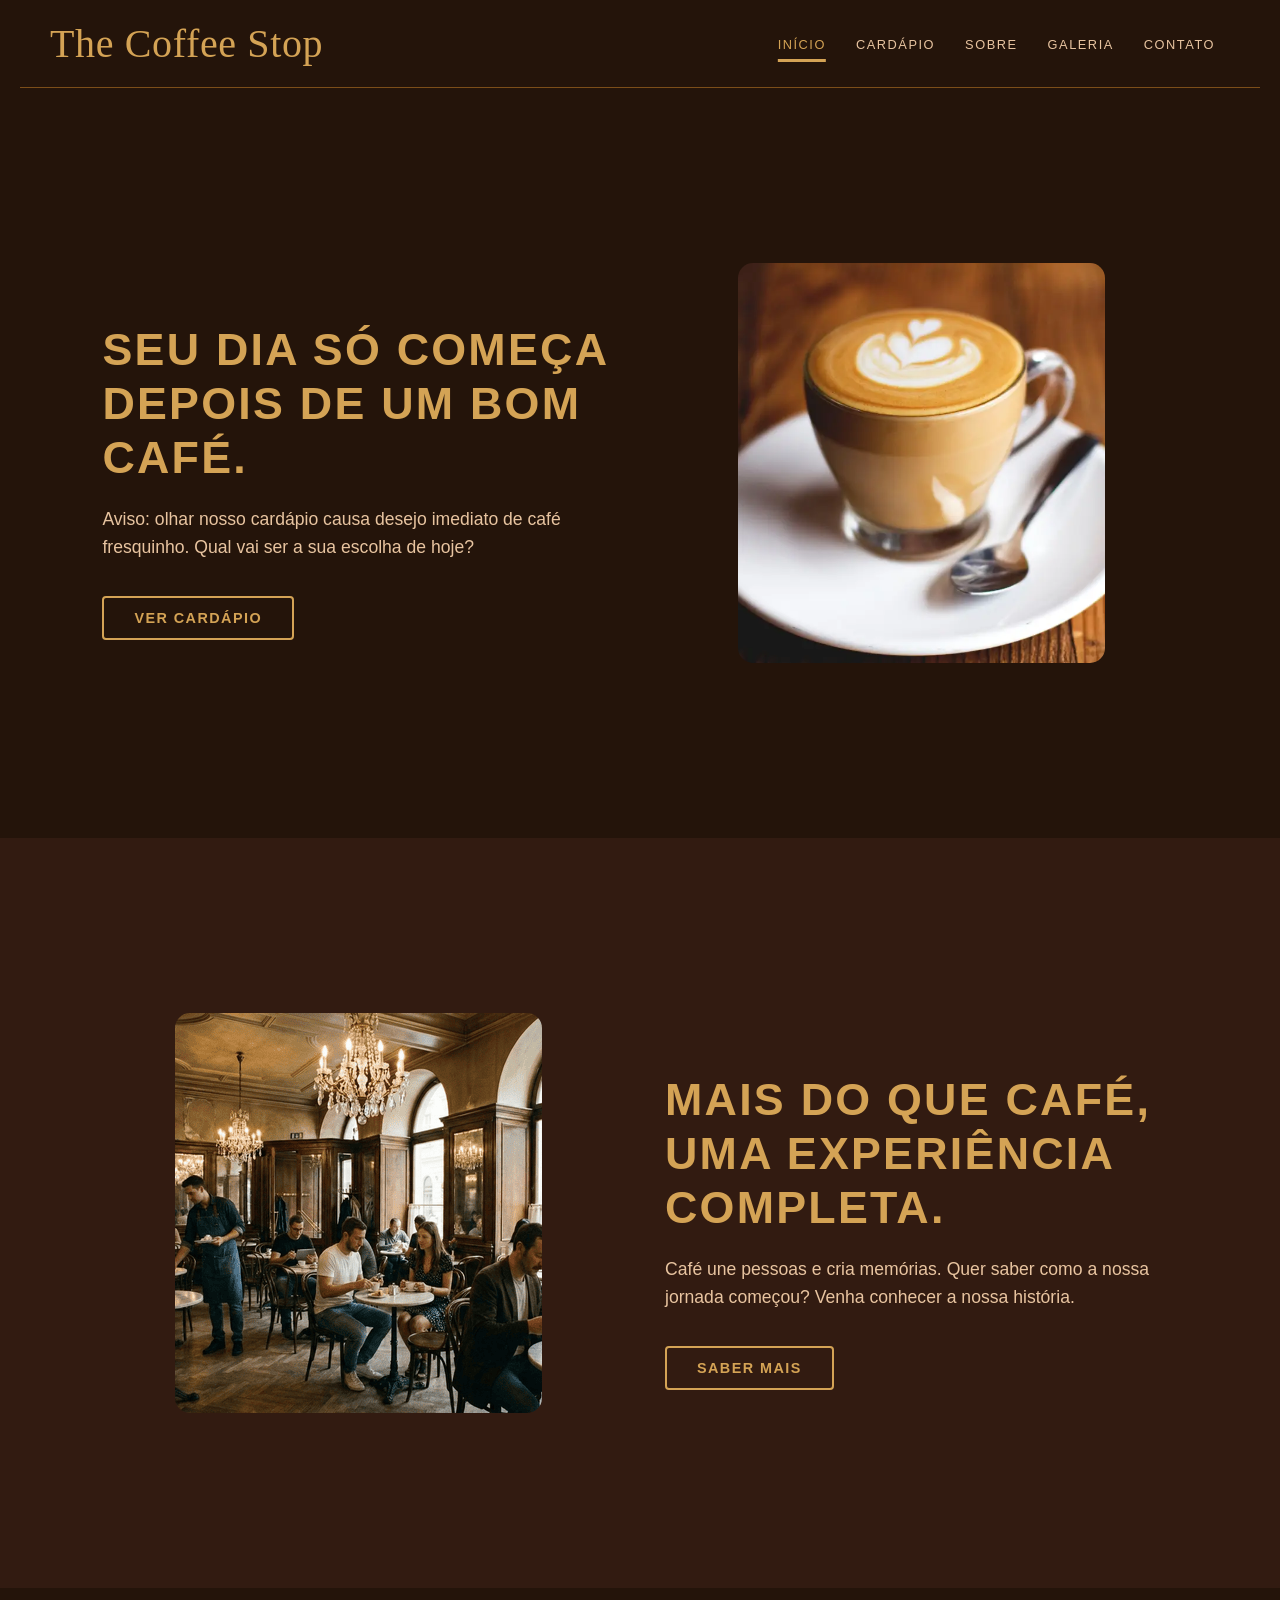
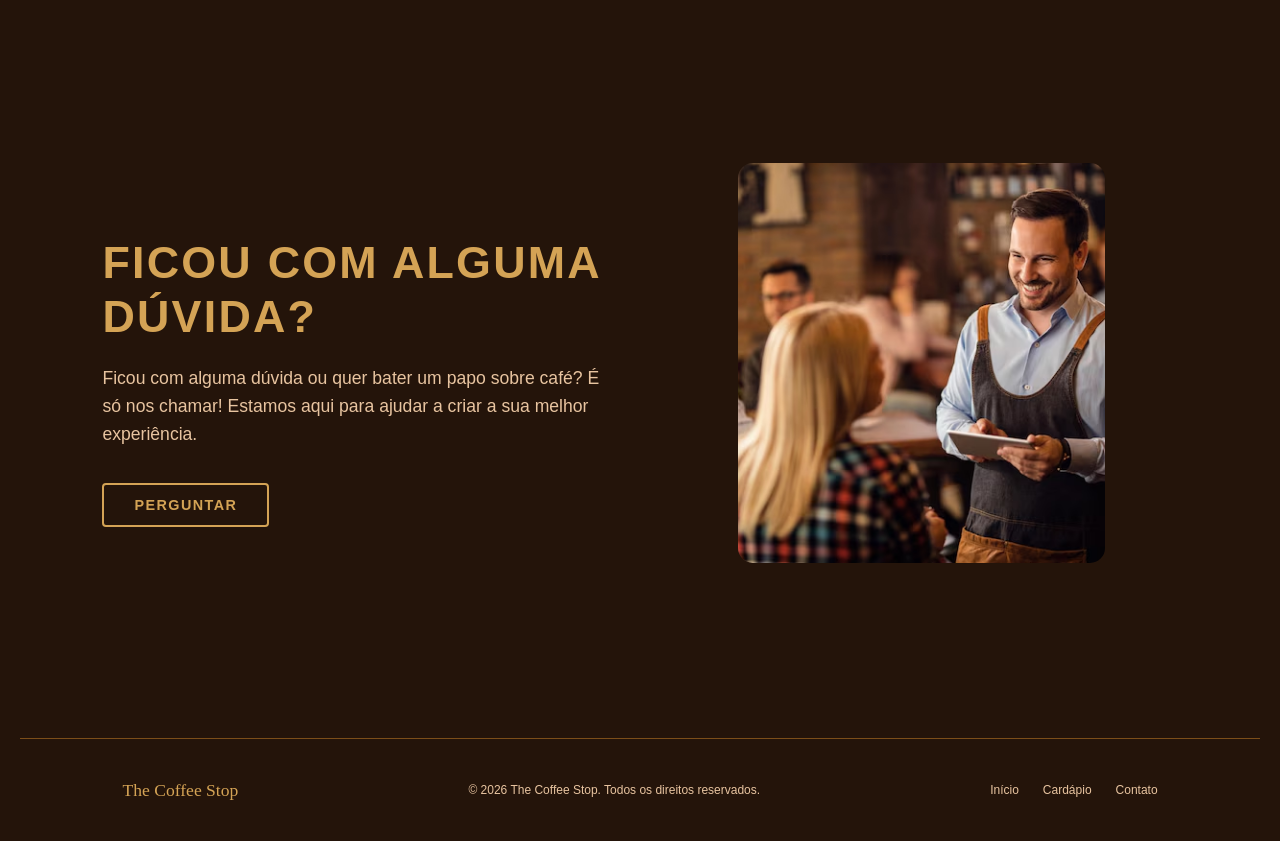
<file: index.html>
<!DOCTYPE html>
<html lang="pt-br">
<head>
    <meta charset="UTF-8">
    <meta name="viewport" content="width=device-width, initial-scale=1.0">
    <link rel="icon" type="image/png" href="img/xicara-de-cafe.png">
    <link rel="stylesheet" href="styles.css">
    <title>The Coffee Stop - Início</title>
</head>
<body>

    <header class="cabecalho">
        <a href="index.html" class="titulo-cabecalho">The Coffee Stop</a>
        <nav>
            <ul class="nav-link">
                <li><a href="index.html" class="ativo">Início</a></li>
                <li><a href="cardapio.html">Cardápio</a></li>
                <li><a href="sobre.html">Sobre</a></li>
                <li><a href="galeria.html">Galeria</a></li>
                <li><a href="contato.html">Contato</a></li>
            </ul>
        </nav>
    </header>
    
    <hr>

    <main>
          <section class="home-conteudo">
        <div class="home-conteudo-esquerda">
          <h2>Seu dia só começa depois de um bom café.</h2>
          <p>Aviso: olhar nosso cardápio causa desejo imediato de café fresquinho. Qual vai ser a sua escolha de hoje?</p>
          <a href="cardapio.html" class="home-btn-redirecionar">Ver Cardápio</a>
        </div>
        <div class="home-conteudo-imagem">
          <img src="img/caputino-home.jpeg" alt="Nossa especialidade, o capuccino">
        </div>
      </section>

      <section class="home-conteudo-direita">
        <div class="home-conteudo-imagem">
          <img src="img/home-img-sobre.png" alt="A nossa história é super interessante">
        </div>
        <div class="home-conteudo-direita-texto">
          <h2>Mais do que café, uma experiência completa.</h2>
          <p>Café une pessoas e cria memórias. Quer saber como a nossa jornada começou? Venha conhecer a nossa história.</p>
          <a href="sobre.html" class="home-btn-redirecionar">Saber mais</a>
        </div>
      </section>

      <section class="home-conteudo">
        <div class="home-conteudo-esquerda">
          <h2>Ficou com alguma dúvida?</h2>
          <p>Ficou com alguma dúvida ou quer bater um papo sobre café? É só nos chamar! Estamos aqui para ajudar a criar a sua melhor experiência.</p>
          <a href="contato.html" class="home-btn-redirecionar">Perguntar</a>
        </div>
        <div class="home-conteudo-imagem">
          <img src="img/home-img-duvida.png" alt="Caso ficou com alguma dúvida pode nos contatar   ">
        </div>
      </section>
    </main>

    <footer>
        <span class="footer-logo">The Coffee Stop</span>
        <p class="footer-copy">© 2026 The Coffee Stop. Todos os direitos reservados.</p>
        <div class="footer-links">
            <a href="index.html">Início</a>
            <a href="cardapio.html">Cardápio</a>
            <a href="contato.html">Contato</a>
        </div>
    </footer>

</body>
</html>
</file>
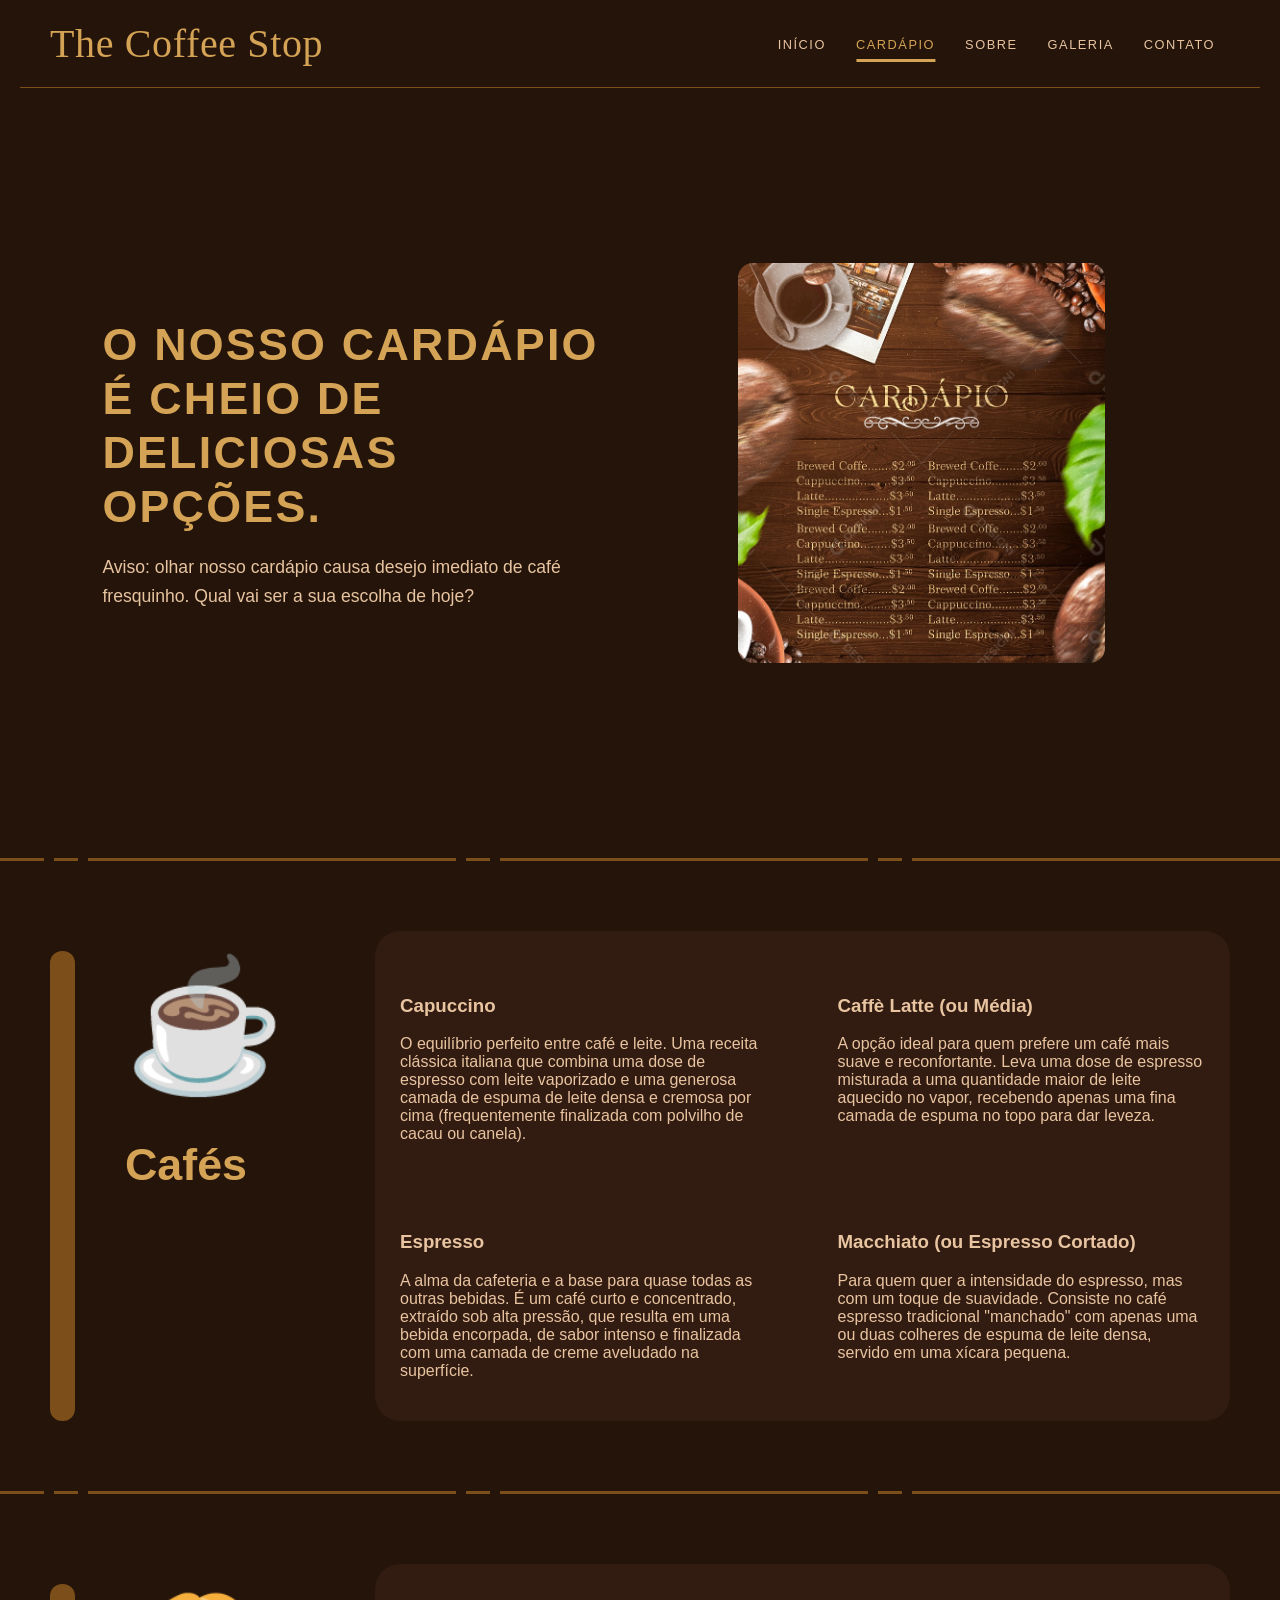
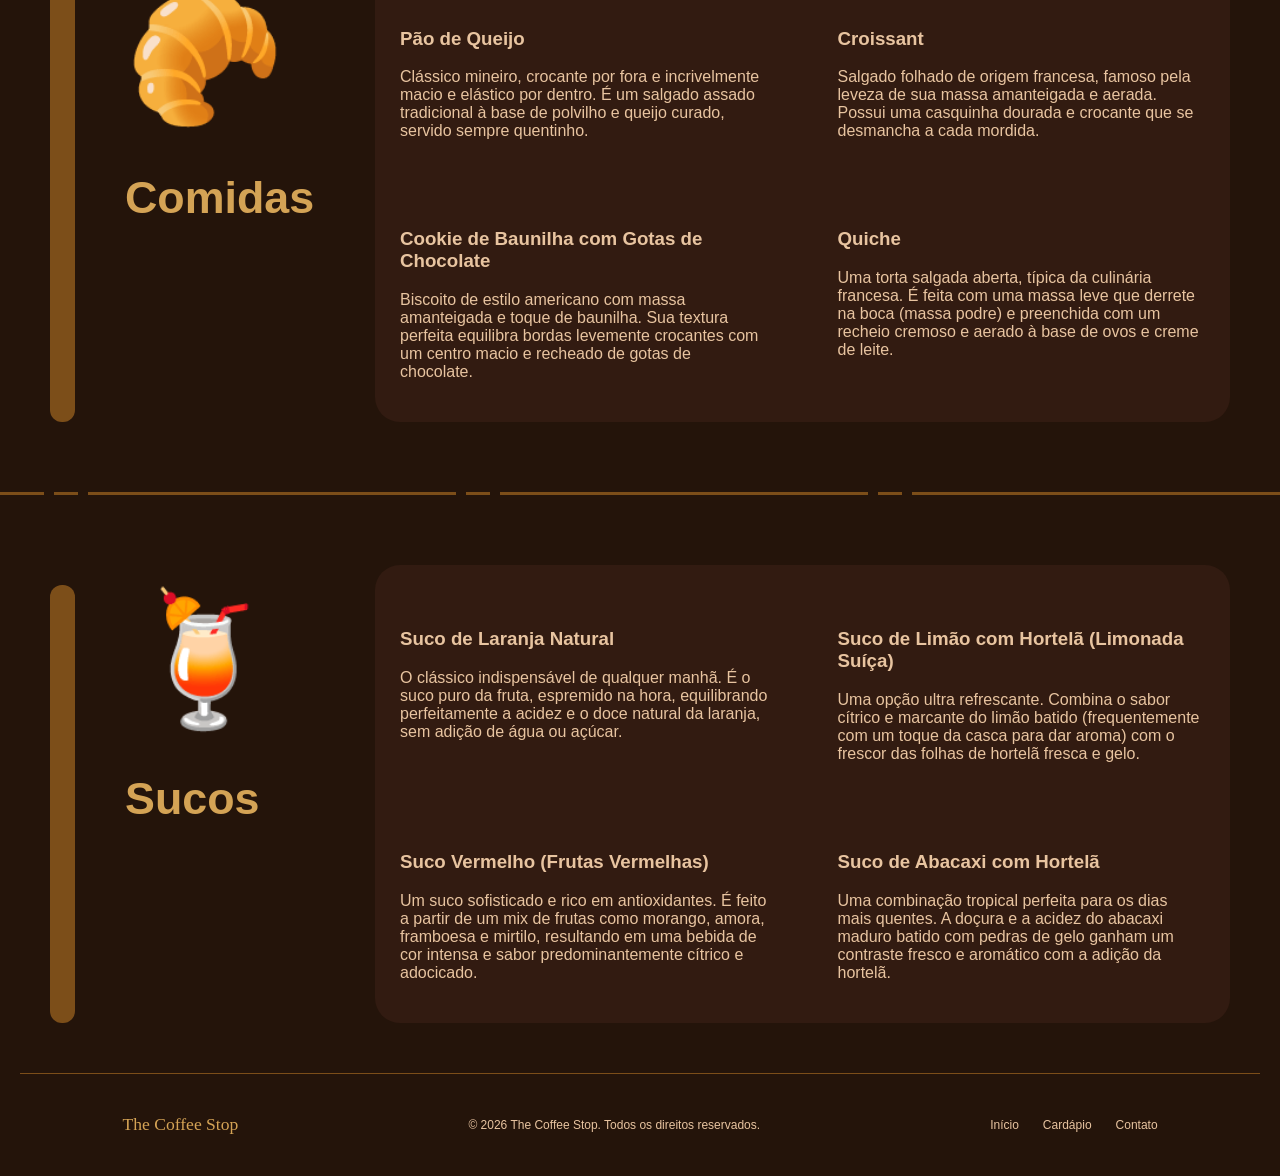
<file: cardapio.html>
<!DOCTYPE html>
<html lang="pt-br">
<head>
    <meta charset="UTF-8">
    <meta name="viewport" content="width=device-width, initial-scale=1.0">
    <link rel="icon" type="image/png" href="img/xicara-de-cafe.png">
    <link rel="stylesheet" href="styles.css">
    <title>The Coffee Stop - Cardápio</title>
</head>
<body>

    <header class="cabecalho">
        <a href="index.html" class="titulo-cabecalho">The Coffee Stop</a>
        <nav>
            <ul class="nav-link">
                <li><a href="index.html">Início</a></li>
                <li><a href="cardapio.html" class="ativo">Cardápio</a></li>
                <li><a href="sobre.html">Sobre</a></li>
                <li><a href="galeria.html">Galeria</a></li>
                <li><a href="contato.html">Contato</a></li>
            </ul>
        </nav>
    </header>
    
    <hr>

    <main>
         <section class="home-conteudo">
        <div class="home-conteudo-esquerda">
          <h2>O nosso cardápio é cheio de deliciosas opções.</h2>
          <p>Aviso: olhar nosso cardápio causa desejo imediato de café fresquinho. Qual vai ser a sua escolha de hoje?</p>
        </div>
        <div class="home-conteudo-imagem">
          <img src="img/lista-img-cardapio.png" alt="Nossa especialidade, o capuccino">
        </div>
      </section>

            <div class="cardapio-separador">
        <div class="cardapio-linha">
            <span></span>
            <span class="ponto"></span>
            <span></span>
            <span class="ponto"></span>
            <span></span>
            <span class="ponto"></span>
            <span></span>
        </div>
      </div>

      <section class="cardapio">
        <div class="separador"></div>
        <div class="cardapio-conteudo-principal">
            <div class="icon-cafe">☕</div>
            <h2>Cafés</h2>
            </div>
        </div>
        <div class="cardapio-lista cardapio-layout-grid-2x2">
            <div class="produto">
                <h3>Capuccino</h3>
                <p>O equilíbrio perfeito entre café e leite. Uma receita clássica italiana que combina uma dose de espresso com leite vaporizado e uma generosa camada de espuma de leite densa e cremosa por cima (frequentemente finalizada com polvilho de cacau ou canela).</p>
            </div>
            <div class="produto">
                <h3>Caffè Latte (ou Média)</h3>
                <p>A opção ideal para quem prefere um café mais suave e reconfortante. Leva uma dose de espresso misturada a uma quantidade maior de leite aquecido no vapor, recebendo apenas uma fina camada de espuma no topo para dar leveza.</p>
            </div>
            <div class="produto">
                <h3>Espresso</h3>
                <p>A alma da cafeteria e a base para quase todas as outras bebidas. É um café curto e concentrado, extraído sob alta pressão, que resulta em uma bebida encorpada, de sabor intenso e finalizada com uma camada de creme aveludado na superfície.</p>
            </div>
            <div class="produto">
                <h3>Macchiato (ou Espresso Cortado)</h3>
                <p>Para quem quer a intensidade do espresso, mas com um toque de suavidade. Consiste no café espresso tradicional "manchado" com apenas uma ou duas colheres de espuma de leite densa, servido em uma xícara pequena.</p>
            </div>
        </div>
      </section>

      <div class="cardapio-separador">
        <div class="cardapio-linha">
            <span></span>
            <span class="ponto"></span>
            <span></span>
            <span class="ponto"></span>
            <span></span>
            <span class="ponto"></span>
            <span></span>
        </div>
      </div>

      <section class="cardapio">
        <div class="separador"></div>
        <div class="cardapio-conteudo-principal">
            <div class="icon-cafe">🥐</div>
            <h2>Comidas </h2>
            </div>
        </div>
        <div class="cardapio-lista cardapio-layout-grid-2x2">
            <div class="produto">
                <h3>Pão de Queijo</h3>
                <p>Clássico mineiro, crocante por fora e incrivelmente macio e elástico por dentro. É um salgado assado tradicional à base de polvilho e queijo curado, servido sempre quentinho.</p>
            </div>
            <div class="produto">
                <h3>Croissant</h3>
                <p>Salgado folhado de origem francesa, famoso pela leveza de sua massa amanteigada e aerada. Possui uma casquinha dourada e crocante que se desmancha a cada mordida.</p>
            </div>
            <div class="produto">
                <h3>Cookie de Baunilha com Gotas de Chocolate</h3>
                <p>Biscoito de estilo americano com massa amanteigada e toque de baunilha. Sua textura perfeita equilibra bordas levemente crocantes com um centro macio e recheado de gotas de chocolate.</p>
            </div>
            <div class="produto">
                <h3>Quiche</h3>
                <p>Uma torta salgada aberta, típica da culinária francesa. É feita com uma massa leve que derrete na boca (massa podre) e preenchida com um recheio cremoso e aerado à base de ovos e creme de leite.</p>
            </div>
        </div>
      </section>

      <div class="cardapio-separador">
        <div class="cardapio-linha">
            <span></span>
            <span class="ponto"></span>
            <span></span>
            <span class="ponto"></span>
            <span></span>
            <span class="ponto"></span>
            <span></span>
        </div>
      </div>

      <section class="cardapio">
        <div class="separador"></div>
        <div class="cardapio-conteudo-principal">
            <div class="icon-cafe">🍹</div>
            <h2>Sucos </h2>
            </div>
        </div>
        <div class="cardapio-lista cardapio-layout-grid-2x2">
            <div class="produto">
                <h3>Suco de Laranja Natural</h3>
                <p>O clássico indispensável de qualquer manhã. É o suco puro da fruta, espremido na hora, equilibrando perfeitamente a acidez e o doce natural da laranja, sem adição de água ou açúcar.</p>
            </div>
            <div class="produto">
                <h3>Suco de Limão com Hortelã (Limonada Suíça)</h3>
                <p>Uma opção ultra refrescante. Combina o sabor cítrico e marcante do limão batido (frequentemente com um toque da casca para dar aroma) com o frescor das folhas de hortelã fresca e gelo.</p>
            </div>
            <div class="produto">
                <h3>Suco Vermelho (Frutas Vermelhas)</h3>
                <p>Um suco sofisticado e rico em antioxidantes. É feito a partir de um mix de frutas como morango, amora, framboesa e mirtilo, resultando em uma bebida de cor intensa e sabor predominantemente cítrico e adocicado.</p>
            </div>
            <div class="produto">
                <h3>Suco de Abacaxi com Hortelã</h3>
                <p>Uma combinação tropical perfeita para os dias mais quentes. A doçura e a acidez do abacaxi maduro batido com pedras de gelo ganham um contraste fresco e aromático com a adição da hortelã.</p>
            </div>
        </div>
      </section>

    </main>

    <footer>
        <span class="footer-logo">The Coffee Stop</span>
        <p class="footer-copy">© 2026 The Coffee Stop. Todos os direitos reservados.</p>
        <div class="footer-links">
            <a href="index.html">Início</a>
            <a href="cardapio.html">Cardápio</a>
            <a href="contato.html">Contato</a>
        </div>
    </footer>

</body>
</html>
</file>
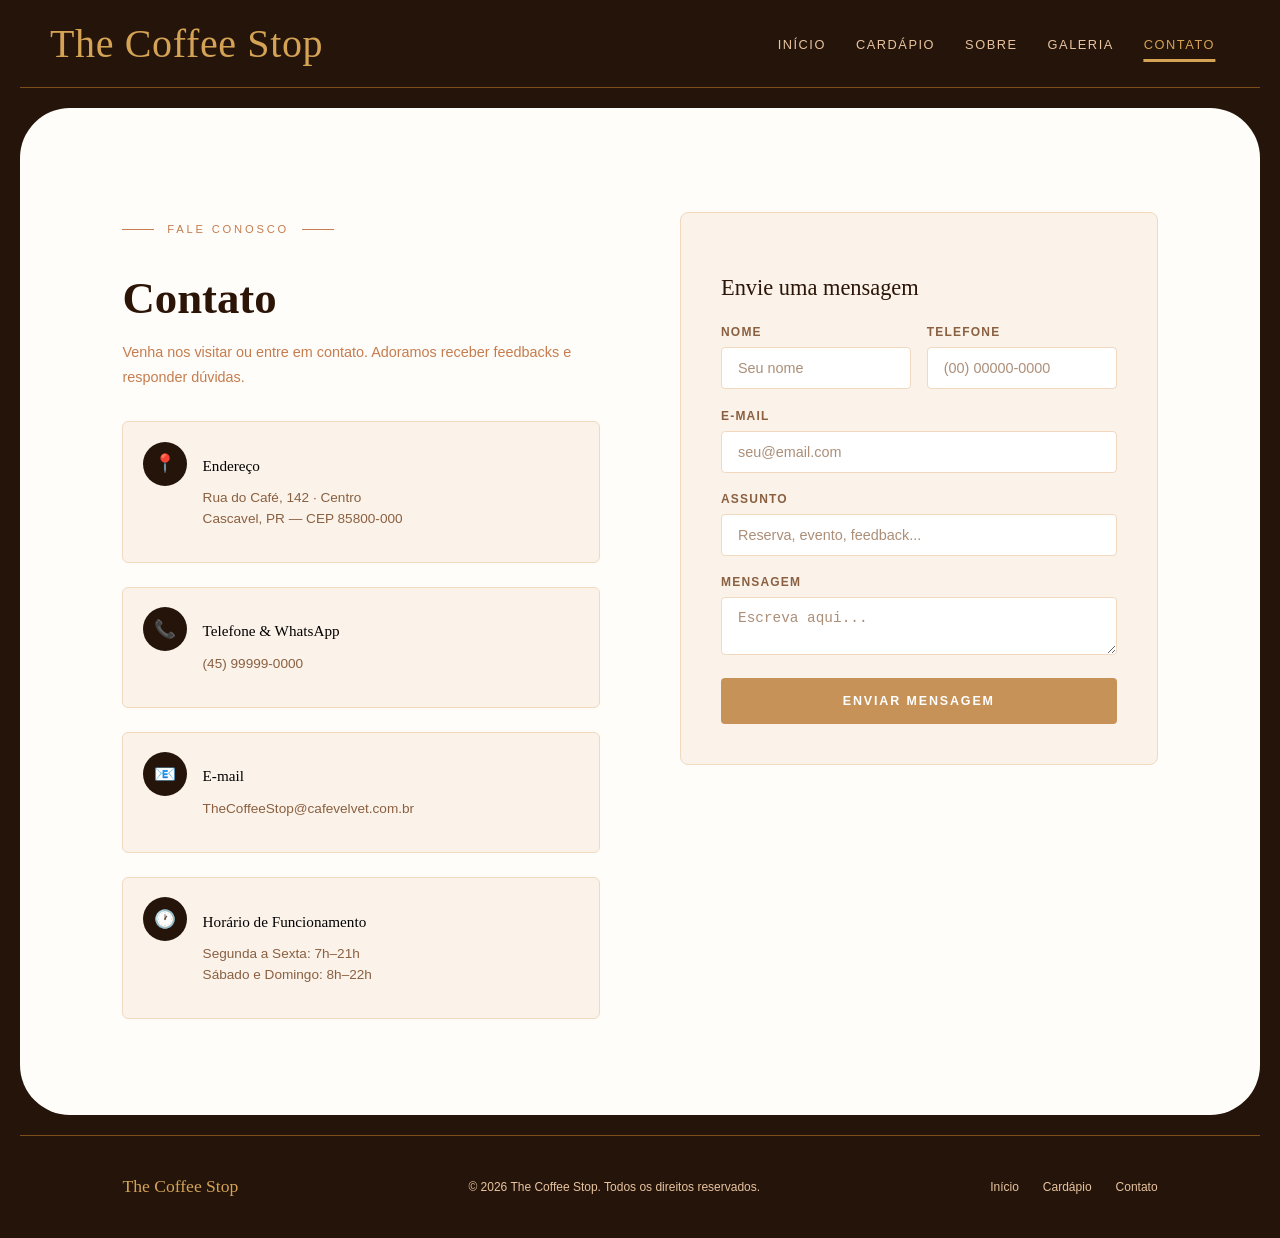
<file: contato.html>
<!DOCTYPE html>
<html lang="pt-br">
<head>
    <meta charset="UTF-8">
    <meta name="viewport" content="width=device-width, initial-scale=1.0">
    <link rel="icon" type="image/png" href="img/xicara-de-cafe.png">
    <link rel="stylesheet" href="styles.css">
    <title>The Coffee Stop - Contato</title>
</head>
<body>

    <header class="cabecalho">
        <a href="index.html" class="titulo-cabecalho">The Coffee Stop</a>
        <nav>
            <ul class="nav-link">
                <li><a href="index.html">Início</a></li>
                <li><a href="cardapio.html">Cardápio</a></li>
                <li><a href="sobre.html">Sobre</a></li>
                <li><a href="galeria.html">Galeria</a></li>
                <li><a href="contato.html" class="ativo">Contato</a></li>
            </ul>
        </nav>
    </header>
    
    <hr>

    <main>

        <section id="contato">

            <div class="contato-esquerda">
                <p class="contato-intro">Fale conosco</p>
                <h2 class="contato-titulo">Contato</h2>
                <p class="contato-conteudo">Venha nos visitar ou entre em contato.
                    Adoramos receber feedbacks e <br> responder dúvidas.</p>

                <div class="contato-items">
                    <div class="contato-item">
                        <div class="contato-item-icone">📍</div>
                        <div>
                            <p class="contato-item-titulo">Endereço</p>
                            <p class="contato-item-dados">Rua do Café, 142 · Centro<br>Cascavel, PR — CEP 85800-000</p>
                        </div>
                    </div>

                    <div class="contato-item">
                        <div class="contato-item-icone">📞</div>
                        <div>
                            <p class="contato-item-titulo">Telefone & WhatsApp</p>
                            <p class="contato-item-dados">(45) 99999-0000</p>
                        </div>
                    </div>

                    <div class="contato-item">
                        <div class="contato-item-icone">📧</div>
                        <div>
                            <p class="contato-item-titulo">E-mail</p>
                            <p class="contato-item-dados">TheCoffeeStop@cafevelvet.com.br</p>
                        </div>
                    </div>

                    <div class="contato-item">
                        <div class="contato-item-icone">🕐</div>
                        <div>
                            <p class="contato-item-titulo">Horário de Funcionamento</p>
                            <p class="contato-item-dados">
                                Segunda a Sexta: 7h–21h<br>
                                Sábado e Domingo: 8h–22h
                            </p>
                        </div>
                    </div>
                </div>
            </div>
            <form  action="" method="">
            <div class="contato-formulario">
                <p class="formulario-titulo">Envie uma mensagem</p>
                <div class="formulario1">
                    <div class="forms-grupo">
                        <label class="form-label">Nome</label>
                        <input type="text" class="forms-input" placeholder="Seu nome" autocomplete="off" required>
                    </div>
                    <div class="forms-grupo">
                        <label class="form-label">Telefone</label>
                        <input type="tel" class="forms-input" placeholder="(00) 00000-0000" autocomplete="off" required>
                    </div>
                </div>
                <div class="forms-grupo">
                    <label class="form-label">E-mail</label>
                    <input type="email" class="forms-input" placeholder="seu@email.com" autocomplete="off">
                </div>
                <div class="forms-grupo">
                    <label class="form-label">Assunto</label>
                    <input type="text" class="forms-input" placeholder="Reserva, evento, feedback..." autocomplete="off" required>
                </div>
                <div class="forms-grupo">
                    <label class="form-label">Mensagem</label>
                    <textarea class="forms-textarea" placeholder="Escreva aqui..." autocomplete="off"  required></textarea >
                </div>
                <button class="button-primario" >Enviar Mensagem</button>
            </div>
            </form>
            
        </section>

    </main>

    <footer>
        <span class="footer-logo">The Coffee Stop</span>
        <p class="footer-copy">© 2026 The Coffee Stop. Todos os direitos reservados.</p>
        <div class="footer-links">
            <a href="index.html">Início</a>
            <a href="cardapio.html">Cardápio</a>
            <a href="contato.html">Contato</a>
        </div>
    </footer>

</body>
</html>
</file>
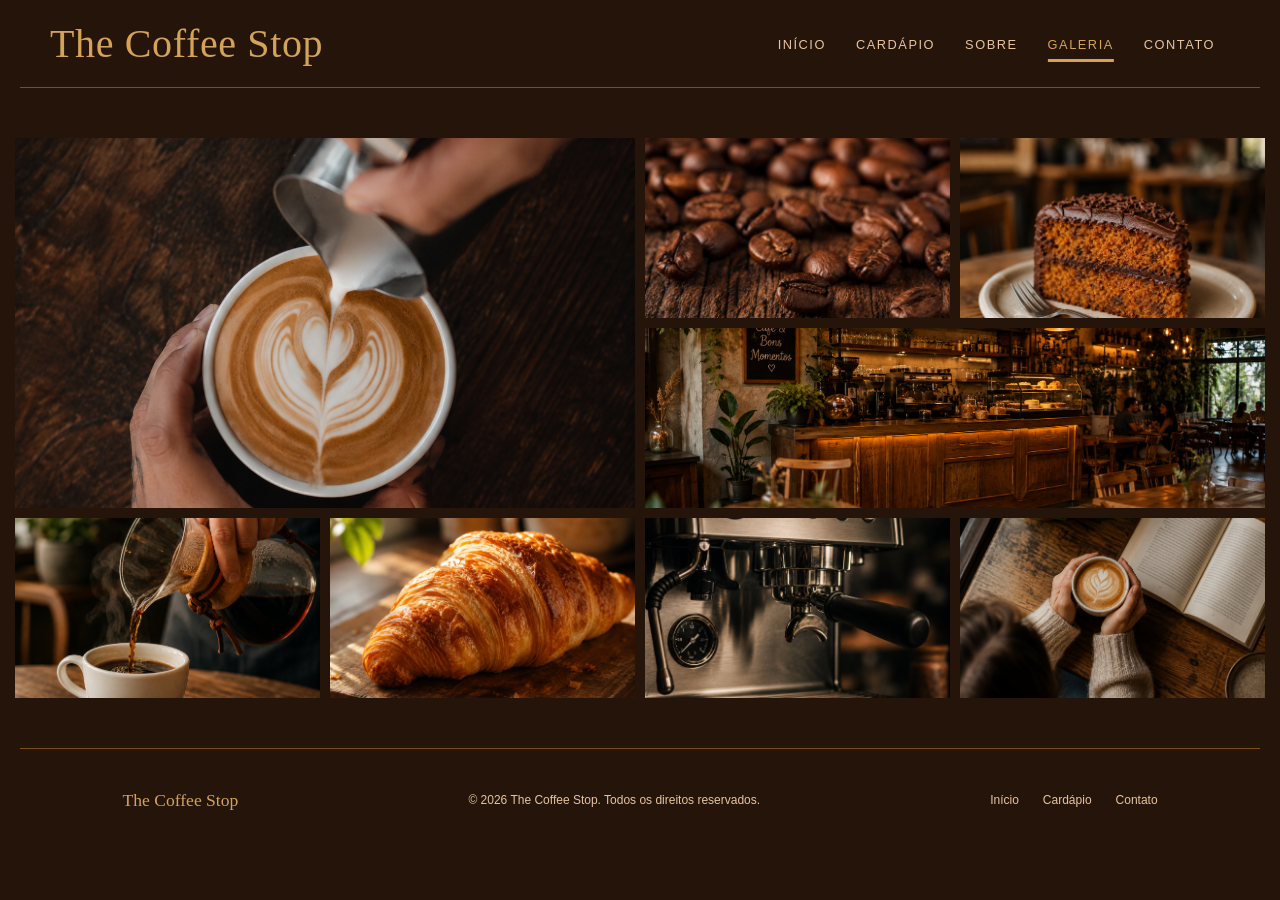
<file: galeria.html>
<!DOCTYPE html>
<html lang="pt-br">
<head>
    <meta charset="UTF-8">
    <meta name="viewport" content="width=device-width, initial-scale=1.0">
    <link rel="icon" type="image/png" href="img/xicara-de-cafe.png">
    <link rel="stylesheet" href="styles.css">
    <title>The Coffee Stop - Galeria</title>
</head>
<body>

    <header class="cabecalho">
        <a href="index.html" class="titulo-cabecalho">The Coffee Stop</a>
        <nav>
            <ul class="nav-link">
                <li><a href="index.html">Início</a></li>
                <li><a href="cardapio.html">Cardápio</a></li>
                <li><a href="sobre.html">Sobre</a></li>
                <li><a href="galeria.html" class="ativo">Galeria</a></li>
                <li><a href="contato.html">Contato</a></li>
            </ul>
        </nav>
    </header>
    
    <hr>

    <main>
        <div class="galeria-mosaico">
            <img src="img/cafeteria-1.png" alt="Latte art sendo finalizada em xícara branca" class="destaque"> 
            <img src="img/cafeteria-2.png" alt="Grãos de café torrados sobre tábua de madeira">
            <img src="img/cafeteria-3.png" alt="Croissant dourado em prato de cerâmica">
            <img src="img/cafeteria-4.png" alt="Interior aconchegante da cafeteria com mesas e plantas" class="larga">
            <img src="img/cafeteria-5.png" alt="Café preto de uma cafeteira de coar em xícara branca">
            <img src="img/cafeteria-6.png" alt="close-up de croissant dourado">
            <img src="img/cafeteria-7.png" alt="Máquina de espresso italiana de metal escovado,">
            <img src="img/cafeteria-8.png" alt="Pessoa segurando xícara de café com as duas mãos">

        </div>

    </main>

    <footer>
        <span class="footer-logo">The Coffee Stop</span>
        <p class="footer-copy">© 2026 The Coffee Stop. Todos os direitos reservados.</p>
        <div class="footer-links">
            <a href="index.html">Início</a>
            <a href="cardapio.html">Cardápio</a>
            <a href="contato.html">Contato</a>
        </div>
    </footer>

</body>
</html>
</file>
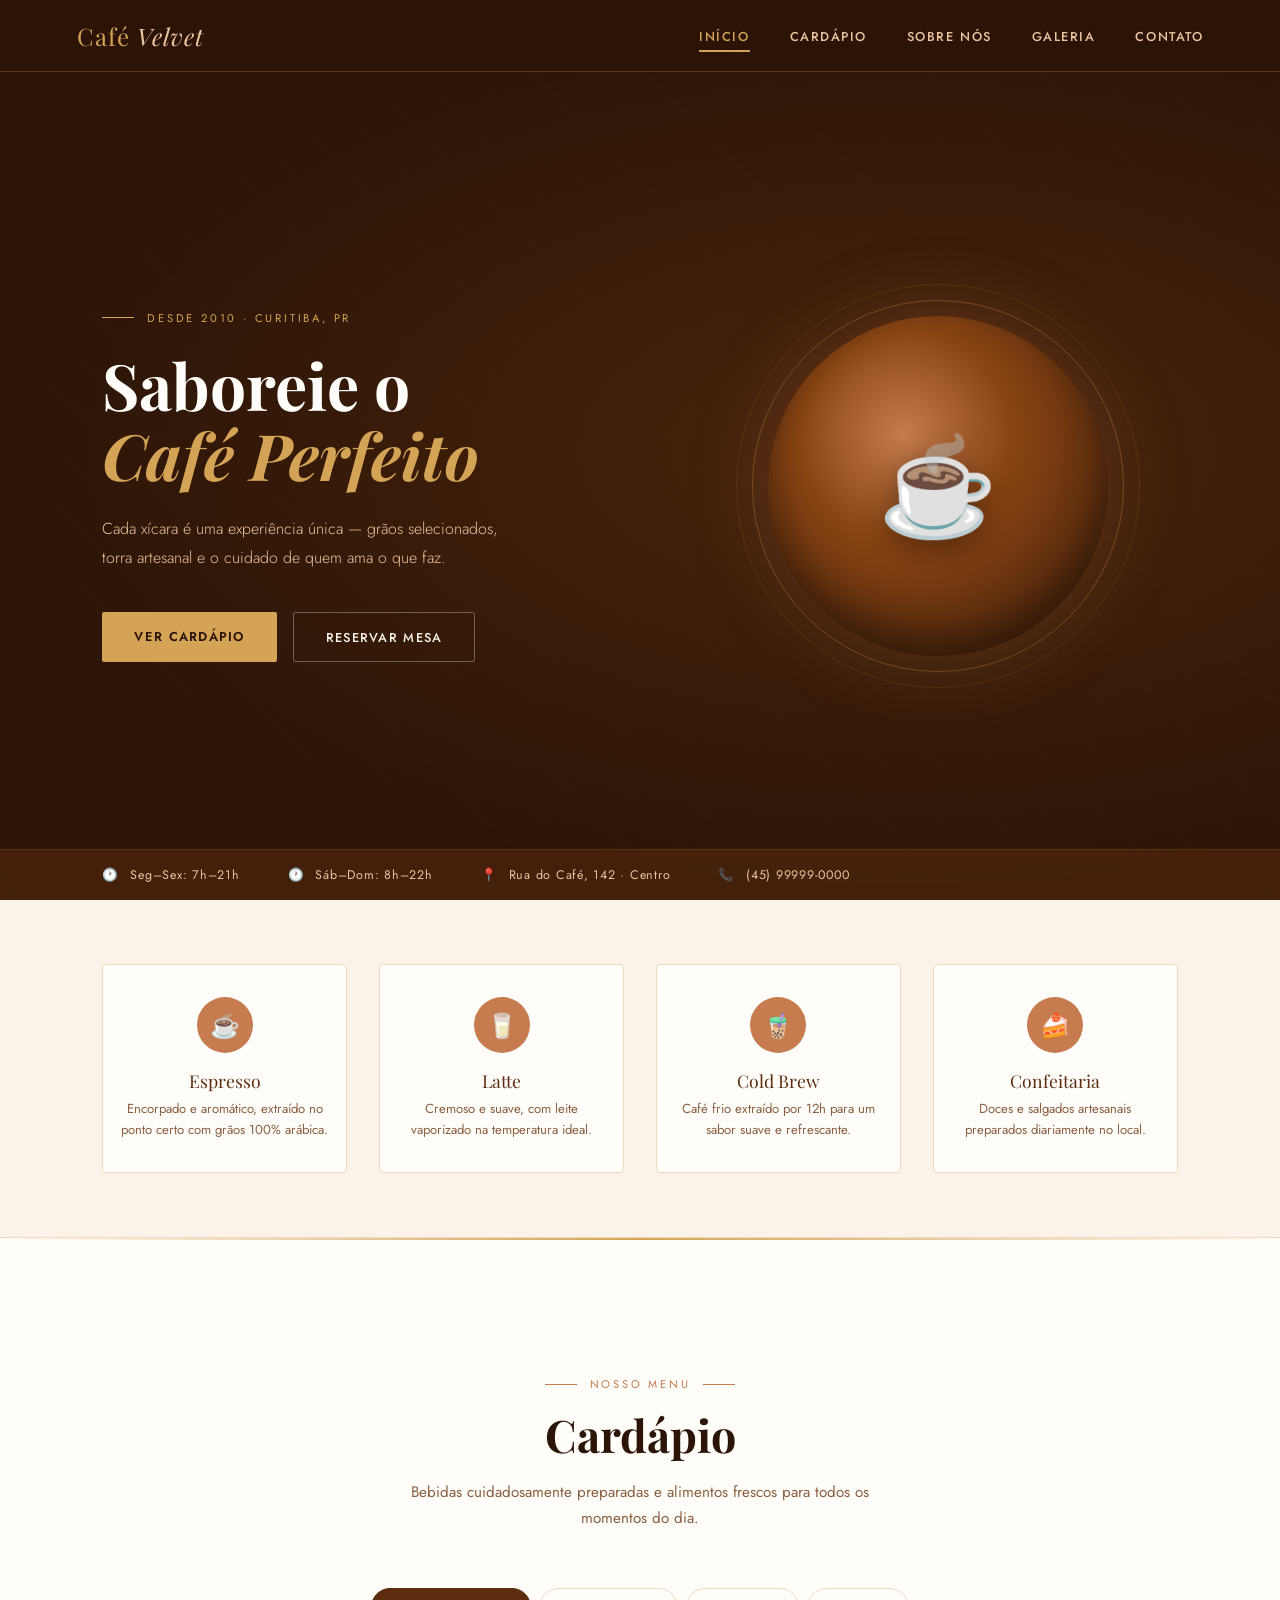
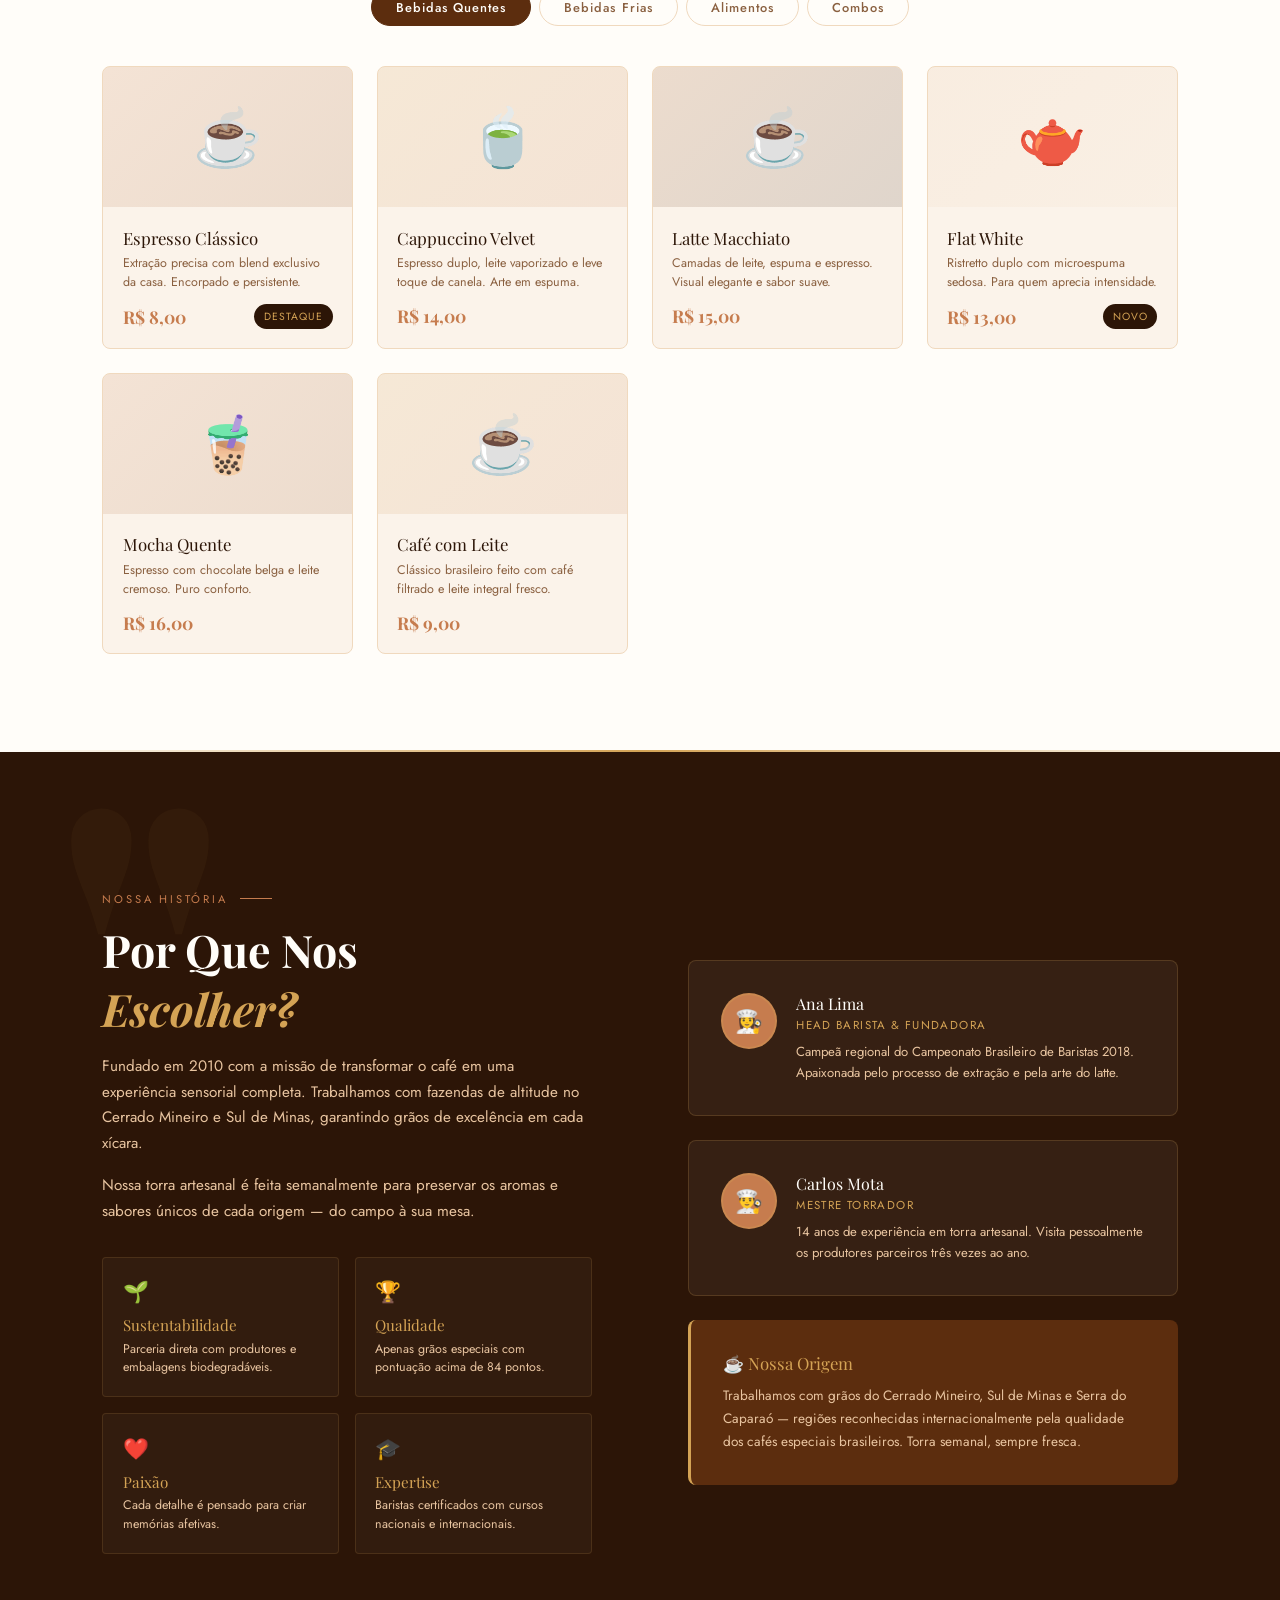
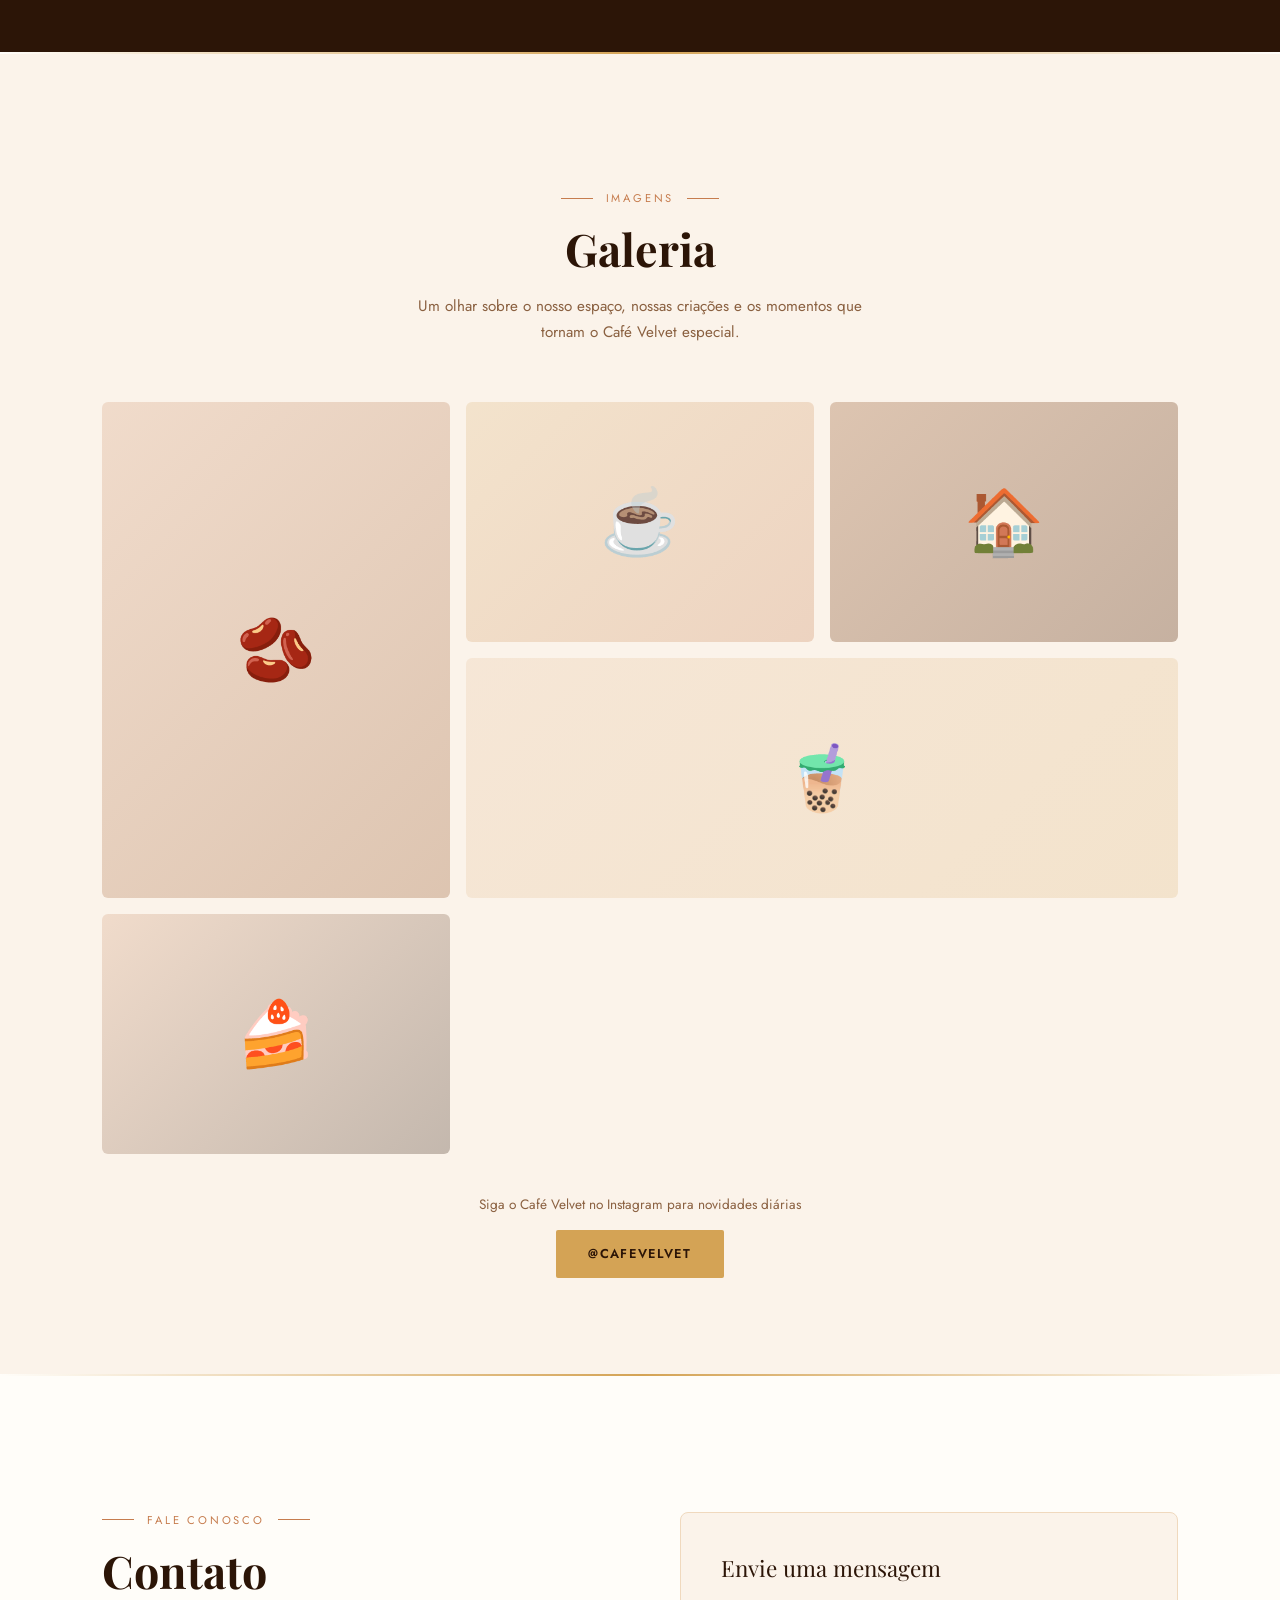
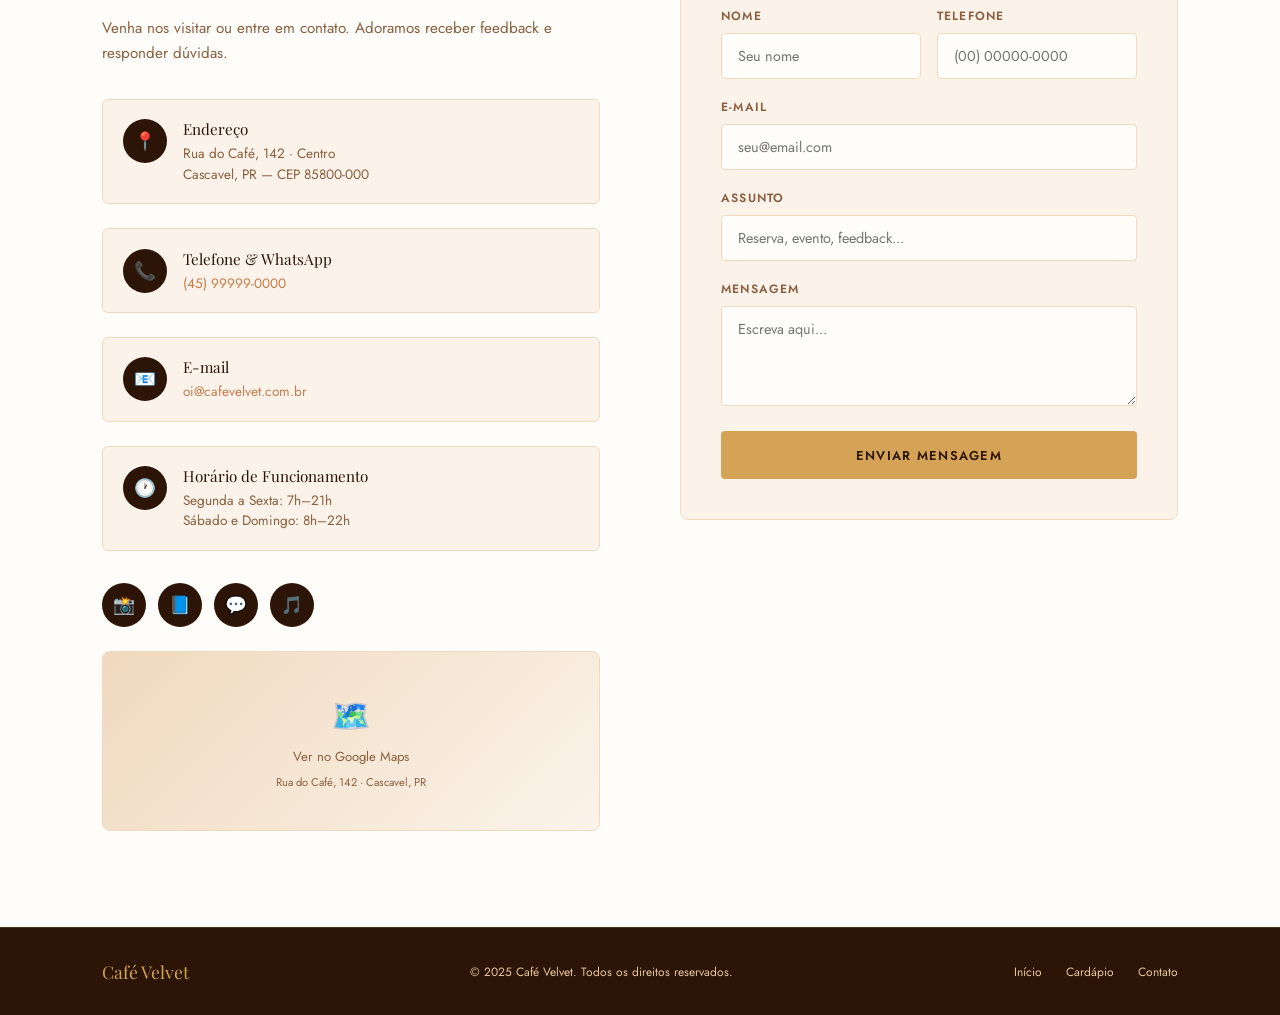
<file: referencia.html>
<!DOCTYPE html>
<html lang="pt-BR">
<head>
<meta charset="UTF-8">
<meta name="viewport" content="width=device-width, initial-scale=1.0">
<title>Café Velvet — Sabor em cada gota</title>
<link href="https://fonts.googleapis.com/css2?family=Playfair+Display:ital,wght@0,400;0,600;0,700;1,400&family=Jost:wght@300;400;500;600&display=swap" rel="stylesheet">
<style>
  *, *::before, *::after { box-sizing: border-box; margin: 0; padding: 0; }

  :root {
    --brown-deep: #2C1507;
    --brown-main: #5C2D0E;
    --brown-mid: #8B4513;
    --brown-warm: #C67C4E;
    --brown-light: #E8C4A0;
    --cream-dark: #F0D9BE;
    --cream: #FBF3EA;
    --cream-white: #FFFDF9;
    --gold: #D4A355;
    --text-dark: #1A0A00;
    --text-mid: #4A2C10;
    --text-muted: #8A6040;
    --nav-h: 72px;
  }

  html { scroll-behavior: smooth; }

  body {
    font-family: 'Jost', sans-serif;
    background: var(--cream-white);
    color: var(--text-dark);
    overflow-x: hidden;
  }

  /* ── NAV ── */
  nav {
    position: fixed; top: 0; left: 0; right: 0; z-index: 100;
    height: var(--nav-h);
    background: rgba(44, 21, 7, 0.96);
    backdrop-filter: blur(12px);
    display: flex; align-items: center; justify-content: space-between;
    padding: 0 6vw;
    border-bottom: 1px solid rgba(212, 163, 85, 0.25);
  }

  .logo {
    font-family: 'Playfair Display', serif;
    font-size: 1.5rem;
    color: var(--gold);
    letter-spacing: 0.04em;
    text-decoration: none;
  }
  .logo span { color: var(--brown-light); font-style: italic; }

  .nav-links { display: flex; gap: 2.5rem; list-style: none; }
  .nav-links a {
    font-family: 'Jost', sans-serif;
    font-size: 0.8rem;
    font-weight: 500;
    letter-spacing: 0.12em;
    text-transform: uppercase;
    color: var(--brown-light);
    text-decoration: none;
    padding-bottom: 4px;
    border-bottom: 2px solid transparent;
    transition: color .25s, border-color .25s;
  }
  .nav-links a:hover, .nav-links a.active {
    color: var(--gold);
    border-bottom-color: var(--gold);
  }

  /* ── SECTIONS ── */
  section { min-height: 100vh; }

  /* ── HERO ── */
  #inicio {
    padding-top: var(--nav-h);
    background: var(--brown-deep);
    display: grid;
    grid-template-columns: 1fr 1fr;
    position: relative;
    overflow: hidden;
  }

  .hero-bg-pattern {
    position: absolute; inset: 0;
    background: radial-gradient(ellipse at 70% 50%, rgba(92,45,14,0.6) 0%, transparent 70%),
                repeating-linear-gradient(45deg, rgba(212,163,85,0.02) 0px, rgba(212,163,85,0.02) 1px, transparent 1px, transparent 40px);
  }

  .hero-left {
    display: flex; flex-direction: column; justify-content: center;
    padding: 6rem 4rem 6rem 8vw;
    position: relative; z-index: 1;
  }

  .hero-eyebrow {
    font-size: 0.7rem; letter-spacing: 0.25em; text-transform: uppercase;
    color: var(--gold); margin-bottom: 1.5rem;
    display: flex; align-items: center; gap: 0.8rem;
  }
  .hero-eyebrow::before {
    content: ''; width: 32px; height: 1px; background: var(--gold);
  }

  .hero-title {
    font-family: 'Playfair Display', serif;
    font-size: clamp(2.8rem, 5vw, 4.2rem);
    font-weight: 700;
    color: var(--cream-white);
    line-height: 1.1;
    margin-bottom: 1.5rem;
  }
  .hero-title em { color: var(--gold); font-style: italic; }

  .hero-desc {
    font-size: 1rem; font-weight: 300; color: var(--brown-light);
    line-height: 1.8; max-width: 400px; margin-bottom: 2.5rem;
  }

  .hero-actions { display: flex; gap: 1rem; flex-wrap: wrap; }

  .btn-primary {
    background: var(--gold);
    color: var(--brown-deep);
    padding: 0.9rem 2rem;
    border: none; border-radius: 2px;
    font-family: 'Jost', sans-serif;
    font-size: 0.8rem; font-weight: 600;
    letter-spacing: 0.1em; text-transform: uppercase;
    text-decoration: none; cursor: pointer;
    transition: background .2s, transform .15s;
  }
  .btn-primary:hover { background: var(--brown-light); transform: translateY(-2px); }

  .btn-outline {
    background: transparent;
    color: var(--cream);
    padding: 0.9rem 2rem;
    border: 1px solid rgba(255,255,255,0.3); border-radius: 2px;
    font-family: 'Jost', sans-serif;
    font-size: 0.8rem; font-weight: 500;
    letter-spacing: 0.1em; text-transform: uppercase;
    text-decoration: none; cursor: pointer;
    transition: border-color .2s, color .2s;
  }
  .btn-outline:hover { border-color: var(--gold); color: var(--gold); }

  .hero-right {
    position: relative; z-index: 1;
    display: flex; align-items: center; justify-content: center;
    padding: 4rem 6vw 4rem 2rem;
  }

  .hero-cup {
    width: 340px; height: 340px;
    background: radial-gradient(circle at 40% 35%, #C67C4E 0%, #8B4513 35%, #5C2D0E 70%, #2C1507 100%);
    border-radius: 50%;
    display: flex; align-items: center; justify-content: center;
    position: relative;
    box-shadow: 0 0 80px rgba(198,124,78,0.25), inset 0 -20px 40px rgba(0,0,0,0.4);
  }
  .hero-cup::after {
    content: '☕';
    font-size: 6rem;
    filter: drop-shadow(0 8px 16px rgba(0,0,0,0.4));
  }
  .hero-cup-ring {
    position: absolute; inset: -16px;
    border-radius: 50%;
    border: 1px solid rgba(212,163,85,0.3);
  }
  .hero-cup-ring2 {
    position: absolute; inset: -32px;
    border-radius: 50%;
    border: 1px solid rgba(212,163,85,0.12);
  }

  .hero-stats {
    position: absolute; bottom: 5rem; right: 6vw;
    display: flex; gap: 2rem; z-index: 2;
  }
  .stat {
    text-align: center;
  }
  .stat-num {
    font-family: 'Playfair Display', serif;
    font-size: 1.8rem; font-weight: 700; color: var(--gold);
    display: block;
  }
  .stat-label {
    font-size: 0.65rem; letter-spacing: 0.15em; text-transform: uppercase;
    color: var(--brown-light);
  }

  .hero-info-bar {
    position: absolute; bottom: 0; left: 0; right: 0;
    background: rgba(92,45,14,0.5);
    backdrop-filter: blur(8px);
    border-top: 1px solid rgba(212,163,85,0.15);
    padding: 1rem 8vw;
    display: flex; gap: 3rem; align-items: center;
    font-size: 0.78rem; color: var(--brown-light);
    letter-spacing: 0.06em;
  }
  .hero-info-bar span { color: var(--gold); margin-right: 0.4rem; }

  /* ── FEATURES ROW ── */
  .features-row {
    background: var(--cream);
    padding: 4rem 8vw;
    display: grid;
    grid-template-columns: repeat(4, 1fr);
    gap: 2rem;
    border-bottom: 1px solid var(--cream-dark);
  }

  .feature-card {
    text-align: center; padding: 2rem 1rem;
    background: var(--cream-white);
    border: 1px solid var(--cream-dark);
    border-radius: 4px;
    transition: transform .2s, box-shadow .2s;
  }
  .feature-card:hover { transform: translateY(-4px); box-shadow: 0 12px 32px rgba(92,45,14,0.08); }

  .feature-icon {
    width: 56px; height: 56px; border-radius: 50%;
    background: var(--brown-warm); margin: 0 auto 1rem;
    display: flex; align-items: center; justify-content: center;
    font-size: 1.5rem;
  }
  .feature-name {
    font-family: 'Playfair Display', serif;
    font-size: 1.1rem; color: var(--brown-main); margin-bottom: 0.4rem;
  }
  .feature-desc { font-size: 0.82rem; color: var(--text-muted); line-height: 1.6; }

  /* ── CARDÁPIO ── */
  #cardapio {
    background: var(--cream-white);
    padding: calc(var(--nav-h) + 4rem) 8vw 6rem;
  }

  .section-header { text-align: center; margin-bottom: 3.5rem; }
  .section-eyebrow {
    font-size: 0.7rem; letter-spacing: 0.25em; text-transform: uppercase;
    color: var(--brown-warm); margin-bottom: 0.8rem;
    display: flex; align-items: center; justify-content: center; gap: 0.8rem;
  }
  .section-eyebrow::before, .section-eyebrow::after {
    content: ''; width: 32px; height: 1px; background: var(--brown-warm);
  }
  .section-title {
    font-family: 'Playfair Display', serif;
    font-size: clamp(2rem, 3.5vw, 2.8rem);
    color: var(--brown-deep); margin-bottom: 1rem;
  }
  .section-sub { font-size: 0.95rem; color: var(--text-muted); max-width: 480px; margin: 0 auto; line-height: 1.7; }

  .menu-tabs {
    display: flex; gap: 0.5rem; justify-content: center; margin-bottom: 2.5rem; flex-wrap: wrap;
  }
  .menu-tab {
    padding: 0.55rem 1.5rem;
    border: 1px solid var(--cream-dark);
    border-radius: 100px;
    background: transparent;
    font-family: 'Jost', sans-serif;
    font-size: 0.8rem; font-weight: 500; letter-spacing: 0.08em;
    color: var(--text-muted); cursor: pointer;
    transition: all .2s;
  }
  .menu-tab.active, .menu-tab:hover {
    background: var(--brown-main); color: var(--cream-white); border-color: var(--brown-main);
  }

  .menu-grid {
    display: grid; grid-template-columns: repeat(auto-fill, minmax(240px, 1fr)); gap: 1.5rem;
  }

  .menu-item {
    background: var(--cream); border: 1px solid var(--cream-dark);
    border-radius: 8px; overflow: hidden;
    transition: transform .2s, box-shadow .2s;
  }
  .menu-item:hover { transform: translateY(-4px); box-shadow: 0 16px 40px rgba(92,45,14,0.1); }

  .menu-img {
    height: 140px;
    display: flex; align-items: center; justify-content: center;
    font-size: 3.5rem;
    position: relative; overflow: hidden;
  }
  .menu-img.bg1 { background: linear-gradient(135deg, #C67C4E22, #8B451322); }
  .menu-img.bg2 { background: linear-gradient(135deg, #D4A35522, #C67C4E22); }
  .menu-img.bg3 { background: linear-gradient(135deg, #8B451322, #2C150722); }
  .menu-img.bg4 { background: linear-gradient(135deg, #E8C4A022, #F0D9BE22); }

  .menu-info { padding: 1.2rem; }
  .menu-name {
    font-family: 'Playfair Display', serif;
    font-size: 1.05rem; color: var(--brown-deep); margin-bottom: 0.35rem;
  }
  .menu-desc { font-size: 0.78rem; color: var(--text-muted); line-height: 1.5; margin-bottom: 0.8rem; }
  .menu-footer { display: flex; justify-content: space-between; align-items: center; }
  .menu-price {
    font-family: 'Playfair Display', serif;
    font-size: 1.1rem; font-weight: 700; color: var(--brown-warm);
  }
  .menu-badge {
    font-size: 0.65rem; letter-spacing: 0.1em; text-transform: uppercase;
    padding: 0.3rem 0.6rem; border-radius: 100px;
    background: var(--brown-deep); color: var(--gold);
  }

  /* ── SOBRE NÓS ── */
  #sobre {
    background: var(--brown-deep);
    padding: calc(var(--nav-h) + 4rem) 8vw 6rem;
    display: grid;
    grid-template-columns: 1fr 1fr;
    gap: 6rem;
    align-items: center;
    position: relative; overflow: hidden;
  }
  #sobre::before {
    content: '"';
    position: absolute; top: -2rem; left: 4vw;
    font-family: 'Playfair Display', serif;
    font-size: 30rem; font-weight: 700;
    color: rgba(212,163,85,0.04); line-height: 1;
    pointer-events: none;
  }

  .sobre-left { position: relative; z-index: 1; }
  .sobre-left .section-eyebrow { justify-content: flex-start; }
  .sobre-left .section-eyebrow::before { display: none; }
  .sobre-left .section-title { color: var(--cream-white); text-align: left; }
  .sobre-left .section-sub { color: var(--brown-light); text-align: left; margin: 0 0 2rem; max-width: none; }

  .sobre-values {
    display: grid; grid-template-columns: 1fr 1fr; gap: 1rem; margin-top: 2rem;
  }
  .value-item {
    padding: 1.2rem;
    border: 1px solid rgba(212,163,85,0.15);
    border-radius: 4px;
    background: rgba(255,255,255,0.03);
  }
  .value-icon { font-size: 1.3rem; margin-bottom: 0.5rem; }
  .value-name { font-family: 'Playfair Display', serif; font-size: 0.95rem; color: var(--gold); margin-bottom: 0.3rem; }
  .value-desc { font-size: 0.78rem; color: var(--brown-light); line-height: 1.5; }

  .sobre-right { position: relative; z-index: 1; }

  .team-card {
    background: rgba(255,255,255,0.05);
    border: 1px solid rgba(212,163,85,0.2);
    border-radius: 8px; padding: 2rem;
    margin-bottom: 1.5rem;
    display: flex; gap: 1.2rem; align-items: flex-start;
  }
  .team-avatar {
    width: 56px; height: 56px; border-radius: 50%; flex-shrink: 0;
    background: var(--brown-warm);
    display: flex; align-items: center; justify-content: center;
    font-size: 1.4rem; border: 2px solid rgba(212,163,85,0.3);
  }
  .team-name { font-family: 'Playfair Display', serif; font-size: 1rem; color: var(--cream-white); margin-bottom: 0.2rem; }
  .team-role { font-size: 0.72rem; letter-spacing: 0.12em; text-transform: uppercase; color: var(--gold); margin-bottom: 0.5rem; }
  .team-bio { font-size: 0.82rem; color: var(--brown-light); line-height: 1.6; }

  .origin-block {
    background: var(--brown-main);
    border-radius: 8px; padding: 2rem;
    border-left: 3px solid var(--gold);
  }
  .origin-title { font-family: 'Playfair Display', serif; font-size: 1.05rem; color: var(--gold); margin-bottom: 0.6rem; }
  .origin-text { font-size: 0.85rem; color: var(--brown-light); line-height: 1.7; }

  /* ── GALERIA ── */
  #galeria {
    background: var(--cream);
    padding: calc(var(--nav-h) + 4rem) 8vw 6rem;
  }

  .gallery-grid {
    display: grid;
    grid-template-columns: repeat(3, 1fr);
    grid-template-rows: auto;
    gap: 1rem;
  }
  .gallery-item {
    border-radius: 6px; overflow: hidden;
    display: flex; align-items: center; justify-content: center;
    font-size: 4rem;
    background: var(--cream-dark);
    transition: transform .3s, box-shadow .3s;
    cursor: pointer; position: relative;
  }
  .gallery-item:hover { transform: scale(1.02); box-shadow: 0 20px 48px rgba(92,45,14,0.15); }
  .gallery-item.tall { grid-row: span 2; }
  .gallery-item.wide { grid-column: span 2; }

  .gi1 { height: 240px; background: linear-gradient(135deg, #C67C4E33, #8B451344); }
  .gi2 { height: 240px; background: linear-gradient(135deg, #D4A35533, #C67C4E44); }
  .gi3 { height: 240px; background: linear-gradient(135deg, #8B451344, #5C2D0E55); }
  .gi4 { height: 500px; background: linear-gradient(145deg, #5C2D0E44, #C67C4E33); }
  .gi5 { height: 240px; background: linear-gradient(135deg, #E8C4A044, #D4A35533); }
  .gi6 { height: 240px; background: linear-gradient(135deg, #C67C4E33, #2C150744); }

  .gallery-label {
    position: absolute; bottom: 0; left: 0; right: 0;
    background: linear-gradient(transparent, rgba(44,21,7,0.75));
    color: var(--cream); padding: 1.5rem 1rem 0.8rem;
    font-size: 0.78rem; letter-spacing: 0.08em;
    text-transform: uppercase; font-weight: 500;
    transform: translateY(100%); transition: transform .3s;
  }
  .gallery-item:hover .gallery-label { transform: translateY(0); }

  .gallery-cta {
    text-align: center; margin-top: 2.5rem;
  }
  .gallery-cta p { font-size: 0.85rem; color: var(--text-muted); margin-bottom: 1rem; }

  /* ── CONTATO ── */
  #contato {
    background: var(--cream-white);
    padding: calc(var(--nav-h) + 4rem) 8vw 6rem;
    display: grid;
    grid-template-columns: 1fr 1fr;
    gap: 5rem; align-items: start;
  }

  .contact-left .section-title { text-align: left; }
  .contact-left .section-sub { text-align: left; margin: 0 0 2rem; }

  .contact-items { display: flex; flex-direction: column; gap: 1.5rem; }
  .contact-item {
    display: flex; gap: 1rem; align-items: flex-start;
    padding: 1.2rem; border: 1px solid var(--cream-dark);
    border-radius: 6px; background: var(--cream);
    transition: border-color .2s;
  }
  .contact-item:hover { border-color: var(--brown-warm); }
  .contact-item-icon {
    width: 44px; height: 44px; border-radius: 50%; flex-shrink: 0;
    background: var(--brown-deep);
    display: flex; align-items: center; justify-content: center;
    font-size: 1.1rem;
  }
  .contact-item-title { font-family: 'Playfair Display', serif; font-size: 0.95rem; color: var(--brown-deep); margin-bottom: 0.25rem; }
  .contact-item-value { font-size: 0.85rem; color: var(--text-muted); line-height: 1.5; }
  .contact-item-value a { color: var(--brown-warm); text-decoration: none; }

  .socials { display: flex; gap: 0.75rem; margin-top: 2rem; }
  .social-btn {
    width: 44px; height: 44px; border-radius: 50%;
    background: var(--brown-deep);
    display: flex; align-items: center; justify-content: center;
    font-size: 1.1rem; text-decoration: none;
    transition: background .2s, transform .15s;
  }
  .social-btn:hover { background: var(--brown-warm); transform: translateY(-2px); }

  .contact-form {
    background: var(--cream);
    border: 1px solid var(--cream-dark);
    border-radius: 8px; padding: 2.5rem;
  }
  .form-title {
    font-family: 'Playfair Display', serif;
    font-size: 1.4rem; color: var(--brown-deep); margin-bottom: 1.5rem;
  }
  .form-group { margin-bottom: 1.2rem; }
  .form-label {
    display: block; font-size: 0.75rem; font-weight: 600;
    letter-spacing: 0.1em; text-transform: uppercase;
    color: var(--text-muted); margin-bottom: 0.5rem;
  }
  .form-input, .form-textarea {
    width: 100%; padding: 0.75rem 1rem;
    border: 1px solid var(--cream-dark); border-radius: 4px;
    background: var(--cream-white);
    font-family: 'Jost', sans-serif; font-size: 0.9rem;
    color: var(--text-dark);
    transition: border-color .2s, box-shadow .2s;
    outline: none;
  }
  .form-input:focus, .form-textarea:focus {
    border-color: var(--brown-warm);
    box-shadow: 0 0 0 3px rgba(198,124,78,0.12);
  }
  .form-textarea { resize: vertical; min-height: 100px; }
  .form-row { display: grid; grid-template-columns: 1fr 1fr; gap: 1rem; }

  /* ── MAP ── */
  .map-container {
    margin-top: 1.5rem;
    height: 180px; border-radius: 8px;
    background: linear-gradient(135deg, var(--cream-dark), var(--cream));
    border: 1px solid var(--cream-dark);
    display: flex; flex-direction: column;
    align-items: center; justify-content: center;
    gap: 0.5rem; color: var(--text-muted);
    font-size: 0.82rem;
    cursor: pointer; transition: border-color .2s;
  }
  .map-container:hover { border-color: var(--brown-warm); }
  .map-icon { font-size: 2rem; }

  /* ── FOOTER ── */
  footer {
    background: var(--brown-deep);
    padding: 2rem 8vw;
    display: flex; justify-content: space-between; align-items: center;
    border-top: 1px solid rgba(212,163,85,0.2);
  }
  .footer-logo {
    font-family: 'Playfair Display', serif;
    font-size: 1.1rem; color: var(--gold);
  }
  .footer-copy { font-size: 0.75rem; color: var(--brown-light); }
  .footer-links { display: flex; gap: 1.5rem; }
  .footer-links a { font-size: 0.75rem; color: var(--brown-light); text-decoration: none; }
  .footer-links a:hover { color: var(--gold); }

  /* ── SCROLL ACTIVE ── */
  .divider {
    height: 2px;
    background: linear-gradient(90deg, transparent, var(--gold), transparent);
    margin: 0;
  }
</style>
</head>
<body>

<!-- NAV -->
<nav>
  <a href="#inicio" class="logo">Café <span>Velvet</span></a>
  <ul class="nav-links">
    <li><a href="#inicio" class="active">Início</a></li>
    <li><a href="#cardapio">Cardápio</a></li>
    <li><a href="#sobre">Sobre nós</a></li>
    <li><a href="#galeria">Galeria</a></li>
    <li><a href="#contato">Contato</a></li>
  </ul>
</nav>

<!-- INÍCIO -->
<section id="inicio">
  <div class="hero-bg-pattern"></div>

  <div class="hero-left">
    <p class="hero-eyebrow">Desde 2010 · Curitiba, PR</p>
    <h1 class="hero-title">
      Saboreie o<br><em>Café Perfeito</em>
    </h1>
    <p class="hero-desc">
      Cada xícara é uma experiência única — grãos selecionados, torra artesanal e o cuidado de quem ama o que faz.
    </p>
    <div class="hero-actions">
      <a href="#cardapio" class="btn-primary">Ver Cardápio</a>
      <a href="#contato" class="btn-outline">Reservar Mesa</a>
    </div>
  </div>

  <div class="hero-right">
    <div class="hero-cup">
      <div class="hero-cup-ring"></div>
      <div class="hero-cup-ring2"></div>
    </div>
  </div>

  <div class="hero-info-bar">
    <div><span>🕐</span> Seg–Sex: 7h–21h</div>
    <div><span>🕐</span> Sáb–Dom: 8h–22h</div>
    <div><span>📍</span> Rua do Café, 142 · Centro</div>
    <div><span>📞</span> (45) 99999-0000</div>
  </div>
</section>

<!-- FEATURES ROW -->
<div class="features-row">
  <div class="feature-card">
    <div class="feature-icon">☕</div>
    <p class="feature-name">Espresso</p>
    <p class="feature-desc">Encorpado e aromático, extraído no ponto certo com grãos 100% arábica.</p>
  </div>
  <div class="feature-card">
    <div class="feature-icon">🥛</div>
    <p class="feature-name">Latte</p>
    <p class="feature-desc">Cremoso e suave, com leite vaporizado na temperatura ideal.</p>
  </div>
  <div class="feature-card">
    <div class="feature-icon">🧋</div>
    <p class="feature-name">Cold Brew</p>
    <p class="feature-desc">Café frio extraído por 12h para um sabor suave e refrescante.</p>
  </div>
  <div class="feature-card">
    <div class="feature-icon">🍰</div>
    <p class="feature-name">Confeitaria</p>
    <p class="feature-desc">Doces e salgados artesanais preparados diariamente no local.</p>
  </div>
</div>
<div class="divider"></div>

<!-- CARDÁPIO -->
<section id="cardapio">
  <div class="section-header">
    <p class="section-eyebrow">Nosso menu</p>
    <h2 class="section-title">Cardápio</h2>
    <p class="section-sub">Bebidas cuidadosamente preparadas e alimentos frescos para todos os momentos do dia.</p>
  </div>

  <div class="menu-tabs">
    <button class="menu-tab active">Bebidas Quentes</button>
    <button class="menu-tab">Bebidas Frias</button>
    <button class="menu-tab">Alimentos</button>
    <button class="menu-tab">Combos</button>
  </div>

  <div class="menu-grid">
    <div class="menu-item">
      <div class="menu-img bg1">☕</div>
      <div class="menu-info">
        <p class="menu-name">Espresso Clássico</p>
        <p class="menu-desc">Extração precisa com blend exclusivo da casa. Encorpado e persistente.</p>
        <div class="menu-footer">
          <span class="menu-price">R$ 8,00</span>
          <span class="menu-badge">Destaque</span>
        </div>
      </div>
    </div>
    <div class="menu-item">
      <div class="menu-img bg2">🍵</div>
      <div class="menu-info">
        <p class="menu-name">Cappuccino Velvet</p>
        <p class="menu-desc">Espresso duplo, leite vaporizado e leve toque de canela. Arte em espuma.</p>
        <div class="menu-footer">
          <span class="menu-price">R$ 14,00</span>
        </div>
      </div>
    </div>
    <div class="menu-item">
      <div class="menu-img bg3">☕</div>
      <div class="menu-info">
        <p class="menu-name">Latte Macchiato</p>
        <p class="menu-desc">Camadas de leite, espuma e espresso. Visual elegante e sabor suave.</p>
        <div class="menu-footer">
          <span class="menu-price">R$ 15,00</span>
        </div>
      </div>
    </div>
    <div class="menu-item">
      <div class="menu-img bg4">🫖</div>
      <div class="menu-info">
        <p class="menu-name">Flat White</p>
        <p class="menu-desc">Ristretto duplo com microespuma sedosa. Para quem aprecia intensidade.</p>
        <div class="menu-footer">
          <span class="menu-price">R$ 13,00</span>
          <span class="menu-badge">Novo</span>
        </div>
      </div>
    </div>
    <div class="menu-item">
      <div class="menu-img bg1">🧋</div>
      <div class="menu-info">
        <p class="menu-name">Mocha Quente</p>
        <p class="menu-desc">Espresso com chocolate belga e leite cremoso. Puro conforto.</p>
        <div class="menu-footer">
          <span class="menu-price">R$ 16,00</span>
        </div>
      </div>
    </div>
    <div class="menu-item">
      <div class="menu-img bg2">☕</div>
      <div class="menu-info">
        <p class="menu-name">Café com Leite</p>
        <p class="menu-desc">Clássico brasileiro feito com café filtrado e leite integral fresco.</p>
        <div class="menu-footer">
          <span class="menu-price">R$ 9,00</span>
        </div>
      </div>
    </div>
  </div>
</section>
<div class="divider"></div>

<!-- SOBRE NÓS -->
<section id="sobre">
  <div class="sobre-left">
    <p class="section-eyebrow">Nossa história</p>
    <h2 class="section-title" style="color:var(--cream-white);text-align:left;">Por Que Nos<br><em style="color:var(--gold)">Escolher?</em></h2>
    <p class="section-sub" style="color:var(--brown-light);text-align:left;margin:0 0 1rem;">
      Fundado em 2010 com a missão de transformar o café em uma experiência sensorial completa. 
      Trabalhamos com fazendas de altitude no Cerrado Mineiro e Sul de Minas, garantindo grãos de excelência em cada xícara.
    </p>
    <p class="section-sub" style="color:var(--brown-light);text-align:left;margin:0 0 2rem;">
      Nossa torra artesanal é feita semanalmente para preservar os aromas e sabores únicos de cada origem — do campo à sua mesa.
    </p>
    <div class="sobre-values">
      <div class="value-item">
        <div class="value-icon">🌱</div>
        <p class="value-name">Sustentabilidade</p>
        <p class="value-desc">Parceria direta com produtores e embalagens biodegradáveis.</p>
      </div>
      <div class="value-item">
        <div class="value-icon">🏆</div>
        <p class="value-name">Qualidade</p>
        <p class="value-desc">Apenas grãos especiais com pontuação acima de 84 pontos.</p>
      </div>
      <div class="value-item">
        <div class="value-icon">❤️</div>
        <p class="value-name">Paixão</p>
        <p class="value-desc">Cada detalhe é pensado para criar memórias afetivas.</p>
      </div>
      <div class="value-item">
        <div class="value-icon">🎓</div>
        <p class="value-name">Expertise</p>
        <p class="value-desc">Baristas certificados com cursos nacionais e internacionais.</p>
      </div>
    </div>
  </div>

  <div class="sobre-right">
    <div class="team-card">
      <div class="team-avatar">👩‍🍳</div>
      <div>
        <p class="team-name">Ana Lima</p>
        <p class="team-role">Head Barista & Fundadora</p>
        <p class="team-bio">Campeã regional do Campeonato Brasileiro de Baristas 2018. Apaixonada pelo processo de extração e pela arte do latte.</p>
      </div>
    </div>
    <div class="team-card">
      <div class="team-avatar">👨‍🍳</div>
      <div>
        <p class="team-name">Carlos Mota</p>
        <p class="team-role">Mestre Torrador</p>
        <p class="team-bio">14 anos de experiência em torra artesanal. Visita pessoalmente os produtores parceiros três vezes ao ano.</p>
      </div>
    </div>
    <div class="origin-block">
      <p class="origin-title">☕ Nossa Origem</p>
      <p class="origin-text">
        Trabalhamos com grãos do Cerrado Mineiro, Sul de Minas e Serra do Caparaó — regiões reconhecidas internacionalmente pela qualidade dos cafés especiais brasileiros. Torra semanal, sempre fresca.
      </p>
    </div>
  </div>
</section>
<div class="divider"></div>

<!-- GALERIA -->
<section id="galeria">
  <div class="section-header">
    <p class="section-eyebrow">Imagens</p>
    <h2 class="section-title">Galeria</h2>
    <p class="section-sub">Um olhar sobre o nosso espaço, nossas criações e os momentos que tornam o Café Velvet especial.</p>
  </div>

  <div class="gallery-grid">
    <div class="gallery-item gi1 tall" style="height:100%;">
      🫘
      <div class="gallery-label">Grãos Especiais</div>
    </div>
    <div class="gallery-item gi2">
      ☕
      <div class="gallery-label">Arte em Espresso</div>
    </div>
    <div class="gallery-item gi3">
      🏠
      <div class="gallery-label">Nosso Ambiente</div>
    </div>
    <div class="gallery-item gi5 wide">
      🧋
      <div class="gallery-label">Cold Brew & Especialidades</div>
    </div>
    <div class="gallery-item gi6">
      🍰
      <div class="gallery-label">Confeitaria Artesanal</div>
    </div>
  </div>

  <div class="gallery-cta">
    <p>Siga o Café Velvet no Instagram para novidades diárias</p>
    <a href="#" class="btn-primary" style="display:inline-block;">@caFevelvet</a>
  </div>
</section>
<div class="divider"></div>

<!-- CONTATO -->
<section id="contato">
  <div class="contact-left">
    <p class="section-eyebrow" style="justify-content:flex-start;">Fale conosco</p>
    <h2 class="section-title" style="text-align:left;">Contato</h2>
    <p class="section-sub" style="text-align:left;margin:0 0 2rem;">Venha nos visitar ou entre em contato. Adoramos receber feedback e responder dúvidas.</p>

    <div class="contact-items">
      <div class="contact-item">
        <div class="contact-item-icon">📍</div>
        <div>
          <p class="contact-item-title">Endereço</p>
          <p class="contact-item-value">Rua do Café, 142 · Centro<br>Cascavel, PR — CEP 85800-000</p>
        </div>
      </div>
      <div class="contact-item">
        <div class="contact-item-icon">📞</div>
        <div>
          <p class="contact-item-title">Telefone & WhatsApp</p>
          <p class="contact-item-value"><a href="tel:+5545999990000">(45) 99999-0000</a></p>
        </div>
      </div>
      <div class="contact-item">
        <div class="contact-item-icon">📧</div>
        <div>
          <p class="contact-item-title">E-mail</p>
          <p class="contact-item-value"><a href="mailto:oi@cafevelvet.com.br">oi@cafevelvet.com.br</a></p>
        </div>
      </div>
      <div class="contact-item">
        <div class="contact-item-icon">🕐</div>
        <div>
          <p class="contact-item-title">Horário de Funcionamento</p>
          <p class="contact-item-value">
            Segunda a Sexta: 7h–21h<br>
            Sábado e Domingo: 8h–22h
          </p>
        </div>
      </div>
    </div>

    <div class="socials">
      <a href="#" class="social-btn" title="Instagram">📸</a>
      <a href="#" class="social-btn" title="Facebook">📘</a>
      <a href="#" class="social-btn" title="WhatsApp">💬</a>
      <a href="#" class="social-btn" title="TikTok">🎵</a>
    </div>

    <div class="map-container">
      <div class="map-icon">🗺️</div>
      <p>Ver no Google Maps</p>
      <p style="font-size:0.7rem;color:var(--text-muted)">Rua do Café, 142 · Cascavel, PR</p>
    </div>
  </div>

  <div class="contact-form">
    <p class="form-title">Envie uma mensagem</p>
    <div class="form-row">
      <div class="form-group">
        <label class="form-label">Nome</label>
        <input type="text" class="form-input" placeholder="Seu nome">
      </div>
      <div class="form-group">
        <label class="form-label">Telefone</label>
        <input type="tel" class="form-input" placeholder="(00) 00000-0000">
      </div>
    </div>
    <div class="form-group">
      <label class="form-label">E-mail</label>
      <input type="email" class="form-input" placeholder="seu@email.com">
    </div>
    <div class="form-group">
      <label class="form-label">Assunto</label>
      <input type="text" class="form-input" placeholder="Reserva, evento, feedback...">
    </div>
    <div class="form-group">
      <label class="form-label">Mensagem</label>
      <textarea class="form-textarea" placeholder="Escreva aqui..."></textarea>
    </div>
    <button class="btn-primary" style="width:100%;border-radius:4px;">Enviar Mensagem</button>
  </div>
</section>

<!-- FOOTER -->
<footer>
  <span class="footer-logo">Café Velvet</span>
  <span class="footer-copy">© 2025 Café Velvet. Todos os direitos reservados.</span>
  <div class="footer-links">
    <a href="#inicio">Início</a>
    <a href="#cardapio">Cardápio</a>
    <a href="#contato">Contato</a>
  </div>
</footer>

<script>
  const sections = ['inicio','cardapio','sobre','galeria','contato'];
  const links = document.querySelectorAll('.nav-links a');

  function updateActive() {
    let current = 'inicio';
    sections.forEach(id => {
      const el = document.getElementById(id);
      if (el && window.scrollY + 100 >= el.offsetTop) current = id;
    });
    links.forEach(a => {
      a.classList.toggle('active', a.getAttribute('href') === '#' + current);
    });
  }

  window.addEventListener('scroll', updateActive, { passive: true });

  document.querySelectorAll('.menu-tab').forEach(tab => {
    tab.addEventListener('click', function() {
      document.querySelectorAll('.menu-tab').forEach(t => t.classList.remove('active'));
      this.classList.add('active');
    });
  });

  document.querySelectorAll('a[href^="#"]').forEach(a => {
    a.addEventListener('click', e => {
      e.preventDefault();
      const target = document.querySelector(a.getAttribute('href'));
      if (target) target.scrollIntoView({ behavior: 'smooth' });
    });
  });
</script>
</body>
</html>
</file>
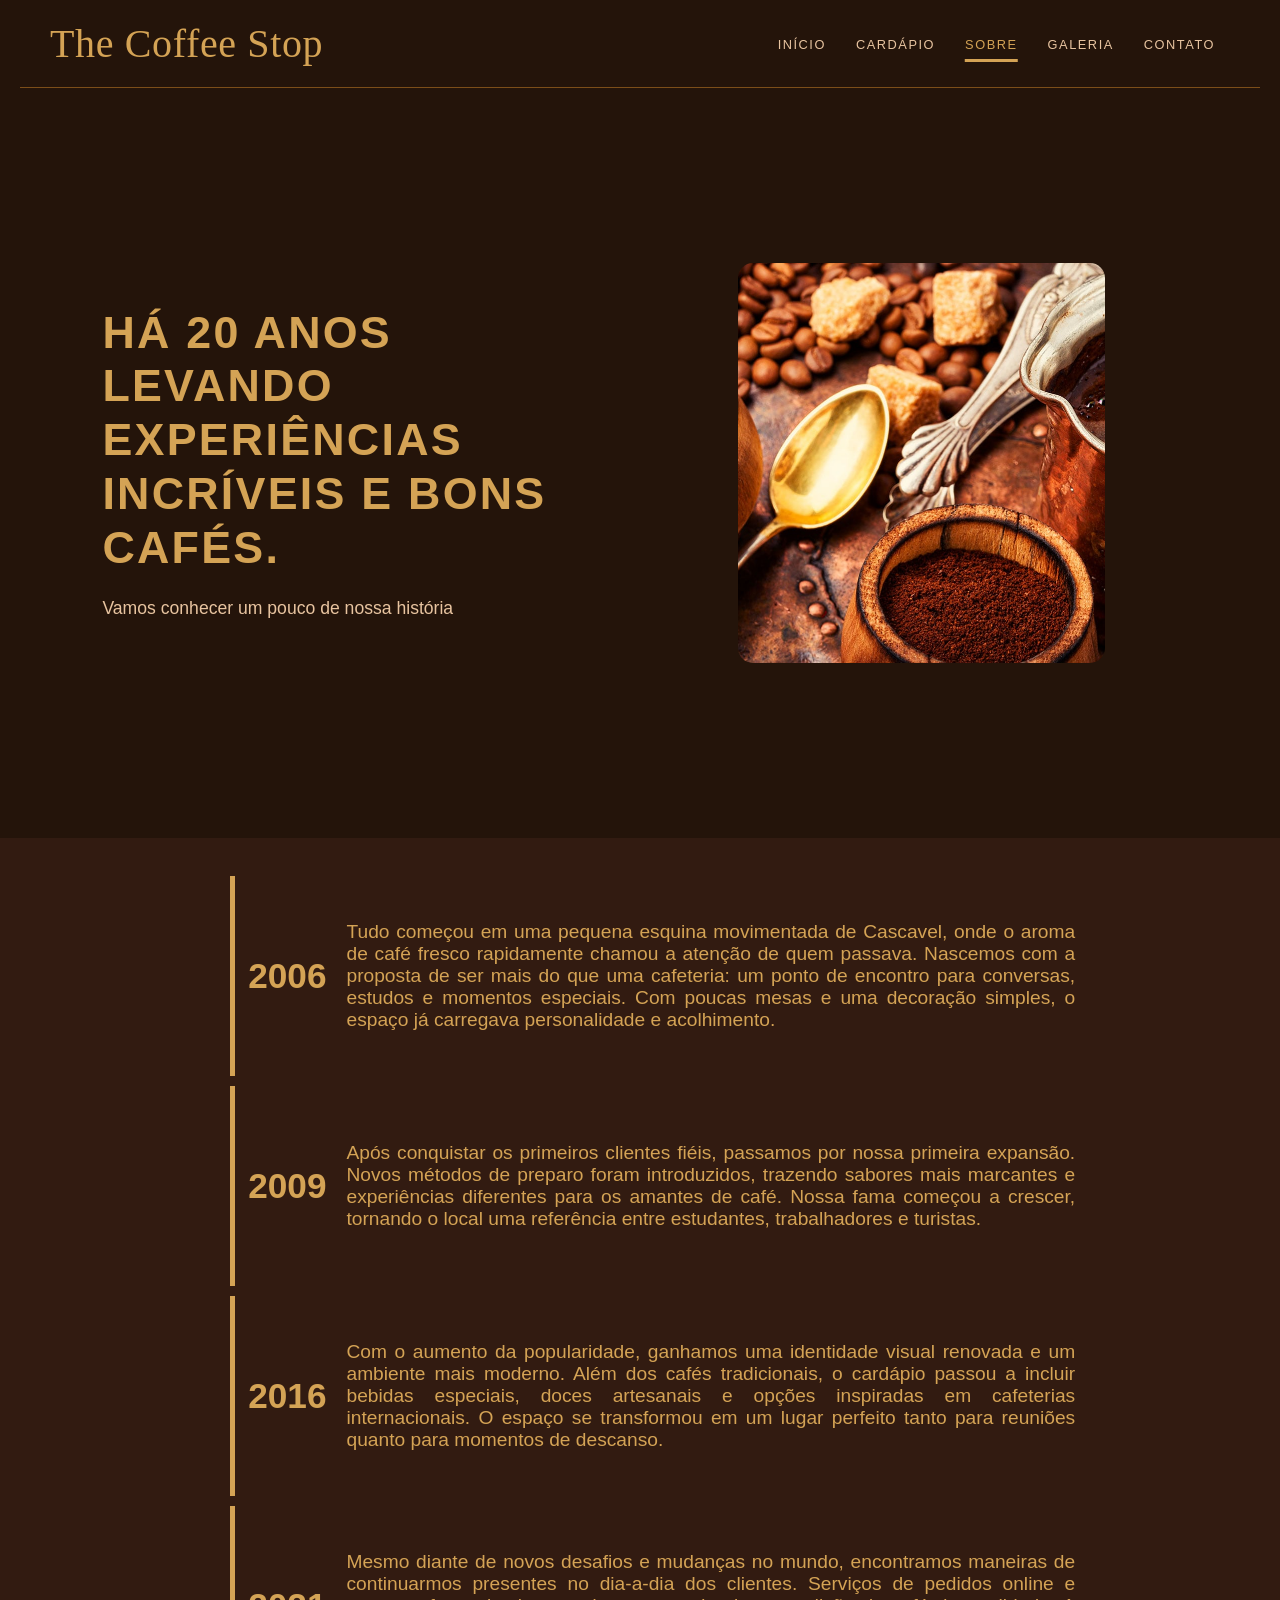
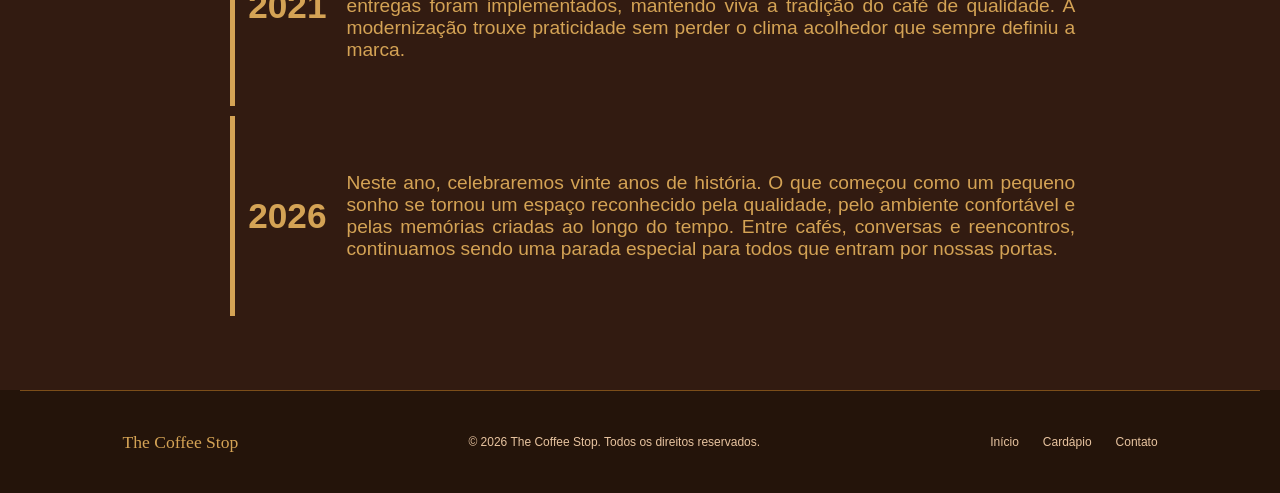
<file: sobre.html>
<!DOCTYPE html>
<html lang="pt-br">
<head>
    <meta charset="UTF-8">
    <meta name="viewport" content="width=device-width, initial-scale=1.0">
    <link rel="icon" type="image/png" href="img/xicara-de-cafe.png">
    <link rel="stylesheet" href="styles.css">
    <title>The Coffee Stop - Sobre</title>
</head>
<body>

    <header class="cabecalho">
        <a href="index.html" class="titulo-cabecalho">The Coffee Stop</a>
        <nav>
            <ul class="nav-link">
                <li><a href="index.html">Início</a></li>
                <li><a href="cardapio.html">Cardápio</a></li>
                <li><a href="sobre.html" class="ativo">Sobre</a></li>
                <li><a href="galeria.html">Galeria</a></li>
                <li><a href="contato.html">Contato</a></li>
            </ul>
        </nav>
    </header>
    
    <hr>

    <main>
        <article class="sobre-conteudo">
            <div class="sobre-conteudo-esquerda">
                <h2>Há 20 anos levando experiências incríveis e bons cafés.</h2>
                <p>Vamos conhecer um pouco de nossa história</p>
            </div>
            <div class="sobre-conteudo-imagem">
                <img src="img/capa-sobre.jpg" alt="Grão moidos e inteiros acompanhados de uma colher. A imagem traz um clima empoeirado e antigo.">
            </div>
        </article>
      
        <article class="sobre-linha-do-tempo">
            <section class="sobre-item">
                <h2>2006</h2>
                <p>Tudo começou em uma pequena esquina movimentada de Cascavel, onde o aroma de café fresco rapidamente chamou a atenção de quem passava. Nascemos com a proposta de ser mais do que uma cafeteria: um ponto de encontro para conversas, estudos e momentos especiais. Com poucas mesas e uma decoração simples, o espaço já carregava personalidade e acolhimento.</p>
            </section>

            <section class="sobre-item">
                <h2>2009</h2>
                <p>Após conquistar os primeiros clientes fiéis, passamos por nossa primeira expansão. Novos métodos de preparo foram introduzidos, trazendo sabores mais marcantes e experiências diferentes para os amantes de café. Nossa fama começou a crescer, tornando o local uma referência entre estudantes, trabalhadores e turistas.</p>
            </section>

            <section class="sobre-item">
                <h2>2016</h2>
                <p>Com o aumento da popularidade, ganhamos uma identidade visual renovada e um ambiente mais moderno. Além dos cafés tradicionais, o cardápio passou a incluir bebidas especiais, doces artesanais e opções inspiradas em cafeterias internacionais. O espaço se transformou em um lugar perfeito tanto para reuniões quanto para momentos de descanso.</p>
            </section>

            <section class="sobre-item">
                <h2>2021</h2>
                <p>Mesmo diante de novos desafios e mudanças no mundo, encontramos maneiras de continuarmos presentes no dia-a-dia dos clientes. Serviços de pedidos online e entregas foram implementados, mantendo viva a tradição do café de qualidade. A modernização trouxe praticidade sem perder o clima acolhedor que sempre definiu a marca.</p>
            </section>

            <section class="sobre-item">
                <h2>2026</h2>
                <p>Neste ano, celebraremos vinte anos de história. O que começou como um pequeno sonho se tornou um espaço reconhecido pela qualidade, pelo ambiente confortável e pelas memórias criadas ao longo do tempo. Entre cafés, conversas e reencontros, continuamos sendo uma parada especial para todos que entram por nossas portas.</p>
            </section>
        </article>

    </main>

    <footer>
        <span class="footer-logo">The Coffee Stop</span>
        <p class="footer-copy">© 2026 The Coffee Stop. Todos os direitos reservados.</p>
        <div class="footer-links">
            <a href="index.html">Início</a>
            <a href="cardapio.html">Cardápio</a>
            <a href="contato.html">Contato</a>
        </div>
    </footer>

</body>
</html>
</file>
<file: styles.css>
/* Definição das Variáveis Globais */

:root /* variáveis */ {

    /* Cores - Para usar é só colocar 'var(--nome-da-cor)' */
    --cor-fundo: #24140a;
    --cor-fundo-2: #321B11;
    --texto-ativo: #D4A355;
    --texto-inativo: #E8C4A0;
    --texto-secundario: #2c1507;
    --texto-teciario: #C67C4E;
    --cream-dark: #F0D9BE;
    --gold-muted: #C79257;
    --sep-color: #7c4e19;
    --text-muted: #8A6040;
    --fundo-formulario: #FBF3EA;

    /* Fontes - Para usar é só colocar 'var(--nome-da-fonte)' */
    --font-main: "Roboto", sans-serif;
    --font-title: "Playfair Display", serif;
    --font-nav: "Jost", sans-serif;
    --nav-h: 72px;
}

/* Configurações Gerais */
body {
    background-color: var(--cor-fundo); 
    color: #000000; 
    font-family: var(--font-main); 
    font-size: 16px; 
    margin: 0;
}

/* Cabeçalho (Header) */
.cabecalho {
    display: flex;
    justify-content: space-between;
    align-items: center;
    gap: 30px;
    padding: 20px 50px; 
    background-color: var(--cor-fundo);
    color: var(--gold-muted);
}

.titulo-cabecalho {
    font-family: var(--font-title);
    font-size: 2.5rem;
    color: var(--texto-ativo);
    letter-spacing: 0.04rem;
    text-decoration: none;
}

/* Menu de Navegação */
.nav-link {
    display: flex;
    list-style: none;
    margin: 0;
    padding: 0;
}

.nav-link a {
    position: relative;
    margin: 0 15px;
    padding-bottom: 10px;
    font-family: var(--font-nav);
    font-size: 0.8rem;
    text-transform: uppercase;
    text-decoration: none;
    letter-spacing: 0.12em;
    color: var(--texto-inativo);
    transition: color 0.3s ease;
}

/* Animação da linha (Underline) */
.nav-link a::after {
    content: '';
    position: absolute;
    bottom: 0;
    left: 50%;
    width: 0;
    height: 3px;
    background-color: var(--texto-ativo);
    transform: translateX(-50%);
    transition: width 0.4s ease, left 0.4s ease; 
}

.nav-link a:hover,
.nav-link a.ativo {
    color: var(--texto-ativo);
}

.nav-link a:hover::after, 
.nav-link a.ativo::after {
    width: 100%;
}

/* Elemento de Separação */
hr {
    border: none;
    border-top: 1px solid var(--sep-color);
    margin: 0 20px;
}

/* Index = Erick */
.home-conteudo {
    display: flex;
    align-items: center;
    justify-content: space-between;
    padding: 60px 8%;
    gap: 50px;
    min-height: 70vh;
}

.home-conteudo-esquerda {
    flex: 1;
}

.home-conteudo-esquerda h2 {
    font-size: 2.8rem;
    color: var(--texto-ativo);
    line-height: 1.2;
    margin-bottom: 20px;
    text-transform: uppercase;
    letter-spacing: 0.05em;
}

.home-conteudo-esquerda p {
    font-size: 1.1rem;
    line-height: 1.6;
    margin-bottom: 35px;
    color: var(--texto-inativo);
}

.home-conteudo-direita {
    display: flex;
    align-items: center;
    justify-content: space-between;
    padding: 60px 8%;
    gap: 50px;
    min-height: 70vh;
    animation: subirAparecer 1s ease-out;
    background-color: var(--cor-fundo-2);
}

.home-conteudo-direita-texto {
    flex: 1;
}
.home-conteudo-direita-texto h2 {
    font-size: 2.8rem;
    color: var(--texto-ativo);
    line-height: 1.2;
    margin-bottom: 20px;
    text-transform: uppercase;
    letter-spacing: 0.05em;
}
.home-conteudo-direita-texto p {
    font-size: 1.1rem;
    line-height: 1.6;
    margin-bottom: 35px;
    color: var(--texto-inativo);
}

.home-conteudo-imagem {
    flex: 1;
    display: flex;
    justify-content: center;
}

.home-conteudo-imagem img {
    width: 100%;
    max-width: 367px;
    height: 400px;
    object-fit: cover;
    border-radius: 15px;
}

.home-btn-redirecionar {
    display: inline-block;
    text-decoration: none;
    font-weight: bold;
    letter-spacing: 0.1em;
    text-transform: uppercase;
    font-size: 0.9rem;
    color: var(--texto-ativo);
    border: 2px solid var(--texto-ativo);
    padding: 12px 30px;
    border-radius: 4px;
    transition: all 0.3s ease;
}

.home-btn-redirecionar:hover {
    background-color: var(--texto-ativo);
    color: var(--cor-fundo); /* Inverte as cores no hover */
    box-shadow: 0 0 15px rgba(212, 163, 85, 0.4);
}

/* CARDAPIO - Erick */

.cardapio {
    display: flex;
    align-items: flex-start;
    padding: 50px;
    gap: 50px;
}

.separador {
    width: 25px;
    align-self: stretch;
    margin-top: 20px;
    border-radius: 12px;
    background-color: var(--sep-color);
    flex-shrink: 0; 
}

.cardapio-conteudo-principal {
    width: 200px;
    flex-shrink: 0;
    padding-top: 20px;
}

.cardapio-conteudo-principal h2 {
    font-weight: bold;
    font-size: 2.8rem;
    color: var(--texto-ativo);
}

.icon-cafe {
    font-size: 128px;
    color: var(--texto-ativo);
}

.cardapio-lista {
    flex-grow: 1;
    padding-top: 20px;
}

.cardapio-layout-grid-2x2 {
    display: grid;
    grid-template-columns: 1fr 1fr;
    gap: 3px 20px;
    background-color: var(--cor-fundo-2);
    border-radius: 25px;
}

.produto {
    padding: 5px;
    color: var(--texto-inativo);
    margin: 20px;
}

.cardapio-separador {
    padding-bottom: 20px;
    padding-top: 20px;
}

.cardapio-linha {
    display:table;
    width:100%;
}

.cardapio-linha span:first-child {
    width: 44px;
}

.cardapio-linha span {
    display: table-cell;
    vertical-align: middle;
    height: 3px;
    background: var(--sep-color);
}

.cardapio-linha span.ponto {
    width: 24px;
    padding-left: 10px;
    padding-right: 10px;
    background-clip: content-box;
}

/* SOBRE - Gabriel */

.sobre-conteudo {
    display: flex;
    align-items: center;
    justify-content: space-between;
    padding: 60px 8%;
    gap: 50px;
    min-height: 70vh;
}

.sobre-conteudo-esquerda {
    flex: 1;
}

.sobre-conteudo-esquerda h2 {
    font-size: 2.8rem;
    color: var(--texto-ativo);
    line-height: 1.2;
    margin-bottom: 20px;
    text-transform: uppercase;
    letter-spacing: 0.05em;
}

.sobre-conteudo-esquerda p {
    font-size: 1.1rem;
    line-height: 1.6;
    margin-bottom: 35px;
    color: var(--texto-inativo);
}

.sobre-conteudo-imagem {
    flex: 1;
    display: flex;
    justify-content: center;
}  

.sobre-conteudo-imagem img {
    width: 100%;
    max-width: 367px;
    height: 400px;
    object-fit: cover;
    border-radius: 15px;
}

.sobre-linha-do-tempo {
    background-color: var(--cor-fundo-2);
    padding-top: 3%;
    padding-bottom: 5%;
}

.sobre-item {
    display: flex;
    align-items: center;
    height: 200px;
    gap: 20px;
    color: var(--texto-ativo);
    padding-left: 1%;
    border-left: solid;
    border-left-width: 5px;
    border-left-color: var(--texto-ativo);
    margin-left: 18%;
    margin-right:16%;
    margin-bottom: 10px;
}

.sobre-item h2{
    font-family: Arial, Helvetica, sans-serif;
    font-size: 2.2rem;
}

.sobre-item p{
    font-size: 1.2em;
    line-height: 1,2;
    text-align: justify;
    color: var(--brown-light);
}

/* GALERIA - Leonardo */

.galeria-mosaico{
    margin: 50px 15px 50px 15px;
    display: grid;
    grid-template-columns: 1fr 1fr 1fr 1fr;
    grid-auto-rows: 180px;
    gap: 10px;
}

.galeria-mosaico img{
    width: 100%;
    height: 100%;
    object-fit: cover;
}

.galeria-mosaico .destaque{
    grid-column: span 2 ;
    grid-row: span 2;
}

.galeria-mosaico .larga{
    grid-column: span 2 ;
}

/* CONTATO - Marcos */

#contato {
    border-radius: 50px;
    margin: 20px;
    background-color: #FFFDF9;
    padding: calc(var(--nav-h) + 2rem) 8vw 6rem;
    display: grid;
    grid-template-columns: 1fr 1fr;
    gap: 5rem; align-items: start;
}

.contato-esquerda .contato-conteudo { 
    text-align: left; 
    margin: 0 0 2rem; 
    color:var(--texto-teciario);
    font-size: 0.90rem;
    line-height: 1.7; 
}

.contato-intro {
    font-size: 0.7rem; 
    letter-spacing: 0.25em; 
    text-transform: uppercase;
    color:#C67C4E; 
    margin-bottom: 0.8rem;
    display: flex; 
    align-items: center; 
    justify-content: flex-start; 
    gap: 0.8rem;
}

.contato-intro::before, .contato-intro::after {
    content: '';
    width: 32px; 
    height: 1px; 
    background: #C67C4E;
}

.contato-titulo{
    font-family: 'Playfair Display', serif;
    font-size: clamp(2rem, 3.5vw, 2.8rem);
    color: var(--texto-secundario); 
    margin-bottom: 1rem;
}

.contato-items {
    display: flex; 
    flex-direction: column;
    gap: 1.5rem;
}

.contato-item {
    display: flex; 
    gap: 1rem; 
    align-items: flex-start;
    padding: 1.2rem; 
    border: 1px solid 
    var(--cream-dark);
    border-radius: 6px; 
    background-color: var(--fundo-formulario);
    transition: border-color .2s;
}

.contato-item-icone {
    width: 44px; 
    height: 44px; 
    border-radius: 50%; 
    flex-shrink: 0;
    background: var(--cor-fundo);
    display: flex; 
    align-items: center; 
    justify-content: center;
    font-size: 1.1rem;
}

.contato-item-titulo { 
    font-family: 'Playfair Display', serif; 
    font-size: 0.95rem; 
    color: var(--c); 
    margin-bottom: 0.25rem;
 }

 .contato-item-dados { 
    font-size: 0.85rem; 
    color: var(--text-muted); 
    line-height: 1.5; 
}

.contato-item-dados a { 
    color: var(--texto-teciario); 
    text-decoration: none; 
}

/* Formulario */

.contato-formulario {
    background: var(--fundo-formulario);
    border: 1px solid var(--cream-dark);
    border-radius: 8px; padding: 2.5rem;
}

.formulario-titulo {
    font-family: 'Playfair Display', serif;
    font-size: 1.4rem; color: var(--texto-secundario);
    margin-bottom: 1.5rem;
}

.formulario1 { 
    display: grid; grid-template-columns: 1fr 1fr; gap: 1rem;
}

.forms-grupo { 
    margin-bottom: 1.2rem; 
}

.form-label {
    display: block; 
    font-size: 0.75rem;
    font-weight: 600;
    letter-spacing: 0.1em; 
    text-transform: uppercase;
    color: var(--text-muted);
    margin-bottom: 0.5rem;
}

.forms-input, .forms-textarea {
    width: 100%; 
    padding: 0.75rem 1rem;
    border: 1px solid var(--cream-dark); 
    border-radius: 4px;
    font-size: 0.9rem;
    color: var(--text-dark);
    transition: border-color .2s, box-shadow .2s;
    outline: none;
    box-sizing: border-box;
}

.forms-input:focus, .forms-textarea:focus {
    border-color: var(--texto-teciario);
    box-shadow: 0 0 0 3px rgba(198,124,78,0.12);
}

.forms-input::placeholder, .forms-textarea::placeholder {
    color: var(--text-muted);
    opacity: 0.7;
}

.button-primario {
    background-color: var(--gold-muted);
    color: #ffffff;
    border: none;
    padding: 1rem;
    font-family: var(--font-nav);
    font-size: 0.78rem;
    font-weight: 600;
    letter-spacing: 0.15em;
    text-transform: uppercase;
    cursor: pointer;
    transition: background-color 0.2s ease;
    width:100% ;
    border-radius: 4px;
}

footer {
    display: flex; 
    justify-content: space-between; 
    align-items: center;
    padding: 2rem 8vw;
    background: var(--brown-bg);
    border-top: 1px solid var(--sep-color);
    margin: 0 20px;
}

.footer-logo {
    font-family: var(--font-title);
    font-size: 1.1rem; 
    color: var(--texto-ativo);
}

.footer-copy { 
    font-size: 0.75rem; 
    color: var(--texto-inativo); 
}

.footer-links { 
    display: flex; 
    gap: 1.5rem; 
}

.footer-links a { 
    font-size: 0.75rem; 
    color: var(--texto-inativo); 
    text-decoration: none; 
    transition: color 0.2s ease;
}

.footer-links a:hover { 
    color: var(--texto-ativo); 
}
</file>
